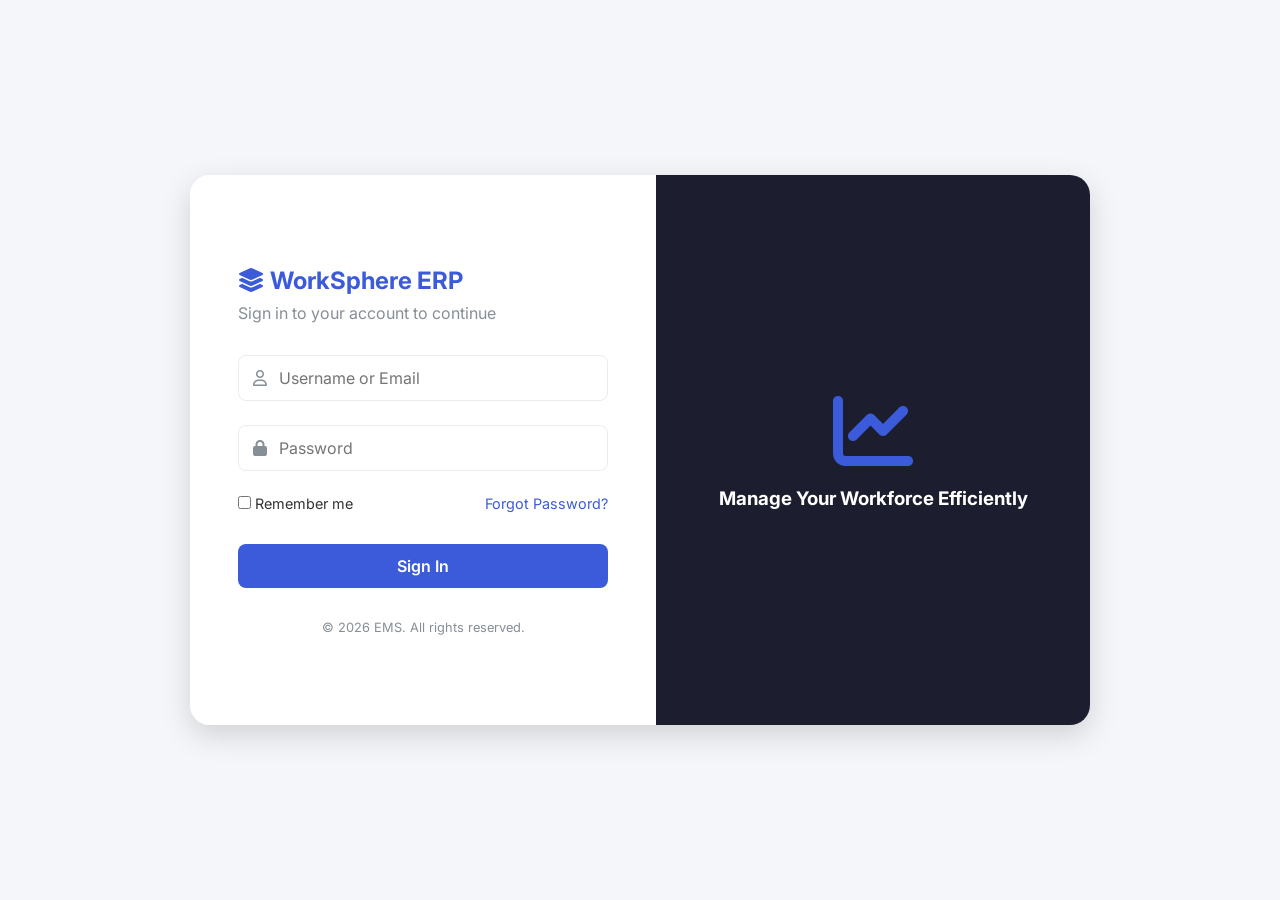
<file: frontend/worksphere-frontend/index.html>
<!DOCTYPE html>
<html lang="en">
<head>
    <meta charset="UTF-8">
    <meta name="viewport" content="width=device-width, initial-scale=1.0">
    <title>WorkSphere – Dashboard</title>
    <link href="https://fonts.googleapis.com/css2?family=Inter:wght@300;400;500;600;700&display=swap" rel="stylesheet">
    <link rel="stylesheet" href="styles.css">
    <link rel="stylesheet" href="https://cdnjs.cloudflare.com/ajax/libs/font-awesome/6.4.0/css/all.min.css">
    <script>
        // Prevent dark mode flash
        (function() {
            const t = localStorage.getItem('ws_theme') || 'light';
            document.documentElement.setAttribute('data-theme', t);
        })();
    </script>
</head>
<body>
    <div class="dashboard-layout">
        <!-- Sidebar -->
        <aside class="sidebar">
            <div class="sidebar-brand"><i class="fa-solid fa-layer-group"></i> WorkSphere</div>
            <nav class="sidebar-nav">
                <a href="index.html"       class="nav-item active"><i class="fa-solid fa-border-all"></i> Dashboard</a>
                <a href="employees.html"   class="nav-item"><i class="fa-solid fa-user-group"></i> Employees</a>
                <a href="departments.html" class="nav-item"><i class="fa-solid fa-building"></i> Departments</a>
                <a href="attendance.html"  class="nav-item"><i class="fa-solid fa-calendar-check"></i> Attendance</a>
                <a href="leaves.html"      class="nav-item"><i class="fa-solid fa-calendar-minus"></i> Leaves</a>
                <a href="payroll.html"     class="nav-item"><i class="fa-solid fa-money-check-dollar"></i> Payroll</a>
                <a href="reports.html"     class="nav-item"><i class="fa-solid fa-chart-bar"></i> Reports</a>
                <a href="documents.html"   class="nav-item"><i class="fa-solid fa-folder-open"></i> Documents</a>
                <a href="user-management.html" class="nav-item admin-only"><i class="fa-solid fa-users-gear"></i> User Management</a>
                <a href="settings.html"    class="nav-item"><i class="fa-solid fa-gear"></i> Settings</a>
            </nav>
        </aside>

        <!-- Main Content -->
        <div class="main-wrapper">
            <header class="top-header">
                <div class="header-title">
                    <button class="menu-toggle"><i class="fa-solid fa-bars"></i></button>
                    <h2>Dashboard</h2>
                </div>
                <div class="header-actions">
                    <div class="search-bar">
                        <i class="fa-solid fa-search"></i>
                        <input type="text" id="dashboardSearch" placeholder="Search employees...">
                    </div>
                    <button class="theme-toggle-btn" onclick="toggleTheme()">
                        <i class="fa-solid fa-moon"></i><span>Dark Mode</span>
                    </button>
                    <div class="user-profile">
                        <div class="avatar"><i class="fa-solid fa-user"></i></div>
                        <span>Admin</span>
                        <i class="fa-solid fa-chevron-down" style="font-size:0.75rem;color:var(--text-muted)"></i>
                    </div>
                </div>
            </header>

            <main class="content-area">
                <!-- Stats Grid -->
                <div class="stats-grid">
                    <div class="stat-card">
                        <div class="stat-info">
                            <h3><i class="fa-solid fa-users" style="color:var(--primary-color);margin-right:6px"></i>Employees</h3>
                            <div class="stat-value" id="totalEmployees">–</div>
                            <span class="stat-subtext">Total registered</span>
                        </div>
                    </div>
                    <div class="stat-card">
                        <div class="stat-info">
                            <h3><i class="fa-solid fa-building" style="color:#7950f2;margin-right:6px"></i>Departments</h3>
                            <div class="stat-value" id="totalDepartments">–</div>
                            <span class="stat-subtext">Active departments</span>
                        </div>
                    </div>
                    <div class="stat-card">
                        <div class="stat-info">
                            <h3><i class="fa-solid fa-calendar-check" style="color:var(--success);margin-right:6px"></i>Present Today</h3>
                            <div class="stat-value" id="presentToday">–</div>
                            <span class="stat-subtext" id="clockedInSub">clocked in now: –</span>
                        </div>
                    </div>
                    <div class="stat-card">
                        <div class="stat-info">
                            <h3><i class="fa-solid fa-calendar-minus" style="color:var(--warning);margin-right:6px"></i>Pending Leaves</h3>
                            <div class="stat-value" id="pendingLeaves">–</div>
                            <span class="stat-subtext">Awaiting approval</span>
                        </div>
                    </div>
                </div>

                <div class="dashboard-charts">
                    <!-- Employee Overview -->
                    <div class="chart-container">
                        <h3>Employee Overview</h3>
                        <div class="chart-placeholder" id="employeeOverview">
                            <i class="fa-solid fa-spinner fa-spin" style="font-size:2rem;color:var(--text-muted)"></i>
                        </div>
                    </div>

                    <!-- Recent Activity -->
                    <div class="activities-container">
                        <div class="activities-header">
                            <h3>Recent Activity</h3>
                        </div>
                        <div class="activity-list" id="activityList">
                            <div style="text-align:center;padding:20px;color:var(--text-muted)">
                                <i class="fa-solid fa-spinner fa-spin"></i> Loading...
                            </div>
                        </div>
                    </div>
                </div>
            </main>
        </div>
    </div>

    <script src="script.js"></script>
    <script src="index.js"></script>
</body>
</html>
</file>
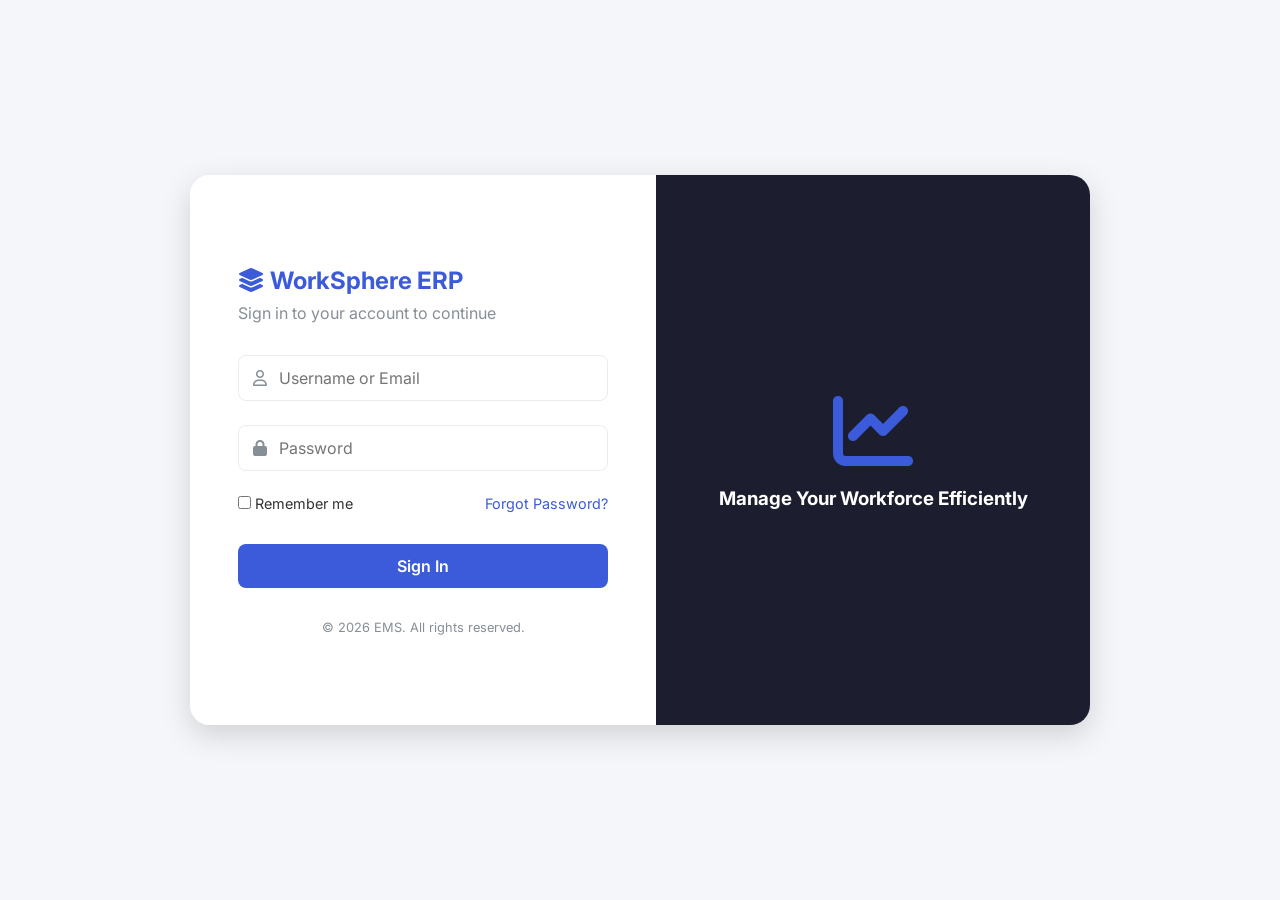
<file: frontend/worksphere-frontend/attendance.html>
﻿<!DOCTYPE html>
<html lang="en">
<head>
    <meta charset="UTF-8">
    <meta name="viewport" content="width=device-width, initial-scale=1.0">
    <title>EMS - Attendance</title>
    <link href="https://fonts.googleapis.com/css2?family=Inter:wght@300;400;500;600;700&display=swap" rel="stylesheet">
    <script>
        (function() {
            const t = localStorage.getItem('ws_theme') || 'light';
            document.documentElement.setAttribute('data-theme', t);
        })();
    </script>
    <link rel="stylesheet" href="styles.css">
    <link rel="stylesheet" href="https://cdnjs.cloudflare.com/ajax/libs/font-awesome/6.4.0/css/all.min.css">
</head>
<body>
    <div class="dashboard-layout">
        <!-- Sidebar -->
        <aside class="sidebar">
            <div class="sidebar-brand">
                <i class="fa-solid fa-users"></i> EMS
            </div>
            <nav class="sidebar-nav">
                <a href="index.html" class="nav-item"><i class="fa-solid fa-border-all"></i> Dashboard</a>
                <a href="employees.html" class="nav-item"><i class="fa-solid fa-user-group"></i> Employees</a>
                <a href="departments.html" class="nav-item"><i class="fa-solid fa-building"></i> Departments</a>
                <a href="attendance.html" class="nav-item active"><i class="fa-solid fa-calendar-check"></i> Attendance</a>
                <a href="leaves.html" class="nav-item"><i class="fa-solid fa-calendar-minus"></i> Leaves</a>
                <a href="payroll.html" class="nav-item"><i class="fa-solid fa-money-check-dollar"></i> Payroll</a>
                <a href="reports.html" class="nav-item"><i class="fa-solid fa-chart-bar"></i> Reports</a>
                <a href="documents.html" class="nav-item"><i class="fa-solid fa-folder-open"></i> Documents</a>
                <a href="user-management.html" class="nav-item admin-only"><i class="fa-solid fa-users-gear"></i> User Management</a>
                <a href="settings.html" class="nav-item"><i class="fa-solid fa-gear"></i> Settings</a>
            </nav>
        </aside>

        <!-- Main Content -->
        <div class="main-wrapper">
            <!-- Header -->
            <header class="top-header">
                <div class="header-title">
                    <button class="menu-toggle"><i class="fa-solid fa-bars"></i></button>
                    <h2>Attendance</h2>
                </div>
                <div class="header-actions">
                    <button class="theme-toggle-btn" onclick="toggleTheme()"><i class="fa-solid fa-moon"></i><span>Dark Mode</span></button>
                    <div class="user-profile">
                        <div class="avatar"><i class="fa-solid fa-user"></i></div>
                        <span>Current User</span>
                    </div>
                </div>
            </header>

            <!-- Content Area -->
            <main class="content-area">
                <div class="page-header-actions" style="margin-bottom: 30px;">
                    <h3>My Timesheet</h3>
                    <div style="display: flex; gap: 10px; align-items: center;">
                        <select id="attEmployeeSelect" style="padding: 10px; border-radius: 6px; border: 1px solid var(--border-color);"></select>
                        <button class="btn-primary" onclick="clockIn()" style="background-color: #2b8a3e;"><i class="fa-solid fa-right-to-bracket"></i> Clock In</button>
                        <button class="btn-primary" onclick="clockOut()" style="background-color: #e03131;"><i class="fa-solid fa-right-from-bracket"></i> Clock Out</button>
                    </div>
                </div>

                <div id="attError" class="error-msg" style="display:none; max-width: 600px; margin-bottom: 20px;"></div>

                <div class="table-container">
                    <table class="data-table">
                        <thead>
                            <tr>
                                <th>Date</th>
                                <th>Employee</th>
                                <th>Clock In</th>
                                <th>Clock Out</th>
                                <th>Status</th>
                            </tr>
                        </thead>
                        <tbody id="attendanceTableBody">
                            <tr>
                                <td colspan="5" style="text-align: center; padding: 20px;">Loading...</td>
                            </tr>
                        </tbody>
                    </table>
                </div>
            </main>
        </div>
    </div>

    <!-- Toast Notification -->
    <div id="toast" class="toast">Action completed successfully</div>

    <script src="script.js"></script>
    <script src="attendance.js"></script>
</body>
</html>
</file>
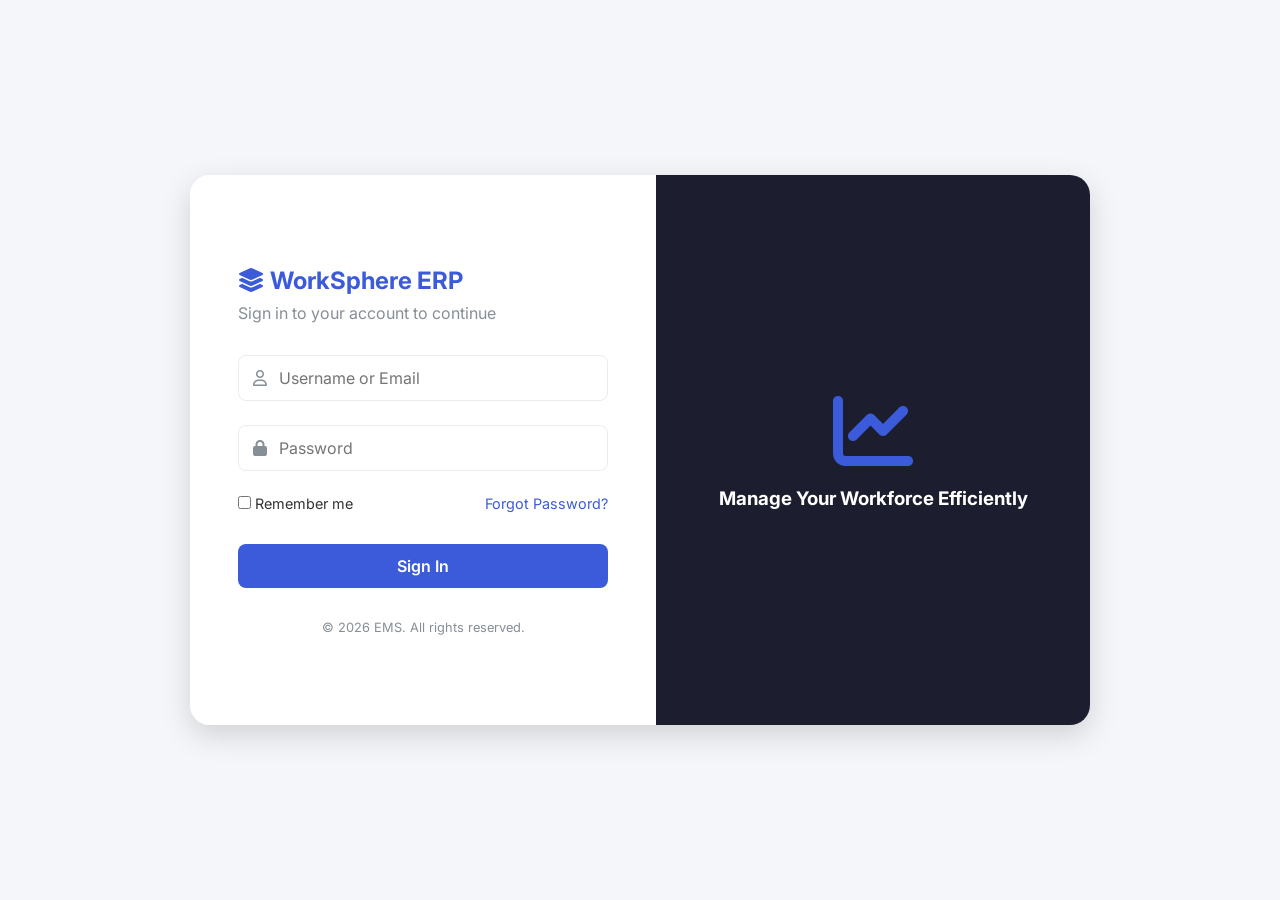
<file: frontend/worksphere-frontend/departments.html>
﻿<!DOCTYPE html>
<html lang="en">
<head>
    <meta charset="UTF-8">
    <meta name="viewport" content="width=device-width, initial-scale=1.0">
    <title>EMS - Departments & Designations</title>
    <link href="https://fonts.googleapis.com/css2?family=Inter:wght@300;400;500;600;700&display=swap" rel="stylesheet">
    <script>
        (function() {
            const t = localStorage.getItem('ws_theme') || 'light';
            document.documentElement.setAttribute('data-theme', t);
        })();
    </script>
    <link rel="stylesheet" href="styles.css">
    <link rel="stylesheet" href="https://cdnjs.cloudflare.com/ajax/libs/font-awesome/6.4.0/css/all.min.css">
</head>
<body>
    <div class="dashboard-layout">
        <!-- Sidebar -->
        <aside class="sidebar">
            <div class="sidebar-brand">
                <i class="fa-solid fa-users"></i> EMS
            </div>
            <nav class="sidebar-nav">
                <a href="index.html" class="nav-item"><i class="fa-solid fa-border-all"></i> Dashboard</a>
                <a href="employees.html" class="nav-item"><i class="fa-solid fa-user-group"></i> Employees</a>
                <a href="departments.html" class="nav-item active"><i class="fa-solid fa-building"></i> Departments</a>
                <a href="attendance.html" class="nav-item"><i class="fa-solid fa-calendar-check"></i> Attendance</a>
                <a href="leaves.html" class="nav-item"><i class="fa-solid fa-calendar-minus"></i> Leaves</a>
                <a href="payroll.html" class="nav-item"><i class="fa-solid fa-money-check-dollar"></i> Payroll</a>
                <a href="reports.html" class="nav-item"><i class="fa-solid fa-chart-bar"></i> Reports</a>
                <a href="documents.html" class="nav-item"><i class="fa-solid fa-folder-open"></i> Documents</a>
                <a href="user-management.html" class="nav-item admin-only"><i class="fa-solid fa-users-gear"></i> User Management</a>
                <a href="settings.html" class="nav-item"><i class="fa-solid fa-gear"></i> Settings</a>
            </nav>
        </aside>

        <!-- Main Content -->
        <div class="main-wrapper">
            <!-- Header -->
            <header class="top-header">
                <div class="header-title">
                    <button class="menu-toggle"><i class="fa-solid fa-bars"></i></button>
                    <h2>Departments</h2>
                </div>
                <div class="header-actions">
                    <button class="theme-toggle-btn" onclick="toggleTheme()"><i class="fa-solid fa-moon"></i><span>Dark Mode</span></button>
                    <div class="user-profile">
                        <div class="avatar"><i class="fa-solid fa-user"></i></div>
                        <span>Current User</span>
                    </div>
                </div>
            </header>

            <!-- Content Area -->
            <main class="content-area">
                <div class="page-header-actions" style="margin-bottom: 20px; display: flex; justify-content: space-between; align-items: center;">
                    <h3>All Departments</h3>
                    <button class="btn-primary" onclick="openDeptModal()"><i class="fa-solid fa-plus"></i> Add Department</button>
                </div>

                <div class="table-container">
                    <table class="data-table">
                        <thead>
                            <tr>
                                <th>ID</th>
                                <th>Department Name</th>
                                <th>Location</th>
                                <th>Actions</th>
                            </tr>
                        </thead>
                        <tbody id="deptTableBody">
                            <tr>
                                <td colspan="4" style="text-align: center; padding: 20px;">Loading departments...</td>
                            </tr>
                        </tbody>
                    </table>
                </div>
            </main>
        </div>
    </div>

    <!-- Department Modal -->
    <div id="deptModal" class="modal">
        <div class="modal-content" style="max-width: 500px;">
            <div class="modal-header">
                <h3 id="modalTitle">Add Department</h3>
                <span class="close-modal" onclick="closeDeptModal()">&times;</span>
            </div>
            <div class="modal-body" style="padding: 20px 25px;">
                <form id="deptForm">
                    <input type="hidden" id="deptId">
                    <div class="form-row">
                        <div class="input-group-modal">
                            <label>Department Name</label>
                            <input type="text" id="deptName" required placeholder="e.g. Engineering">
                        </div>
                    </div>
                    <div class="form-row">
                        <div class="input-group-modal">
                            <label>Location</label>
                            <input type="text" id="deptLocation" required placeholder="e.g. New York">
                        </div>
                    </div>
                    <div class="modal-footer">
                        <button type="button" class="btn-secondary" onclick="closeDeptModal()">Cancel</button>
                        <button type="submit" class="btn-primary">Save Department</button>
                    </div>
                </form>
            </div>
        </div>
    </div>

    <!-- Toast Notification -->
    <div id="toast" class="toast">Action completed successfully</div>

    <script src="script.js"></script>
    <script src="departments.js"></script>
</body>
</html>
</file>
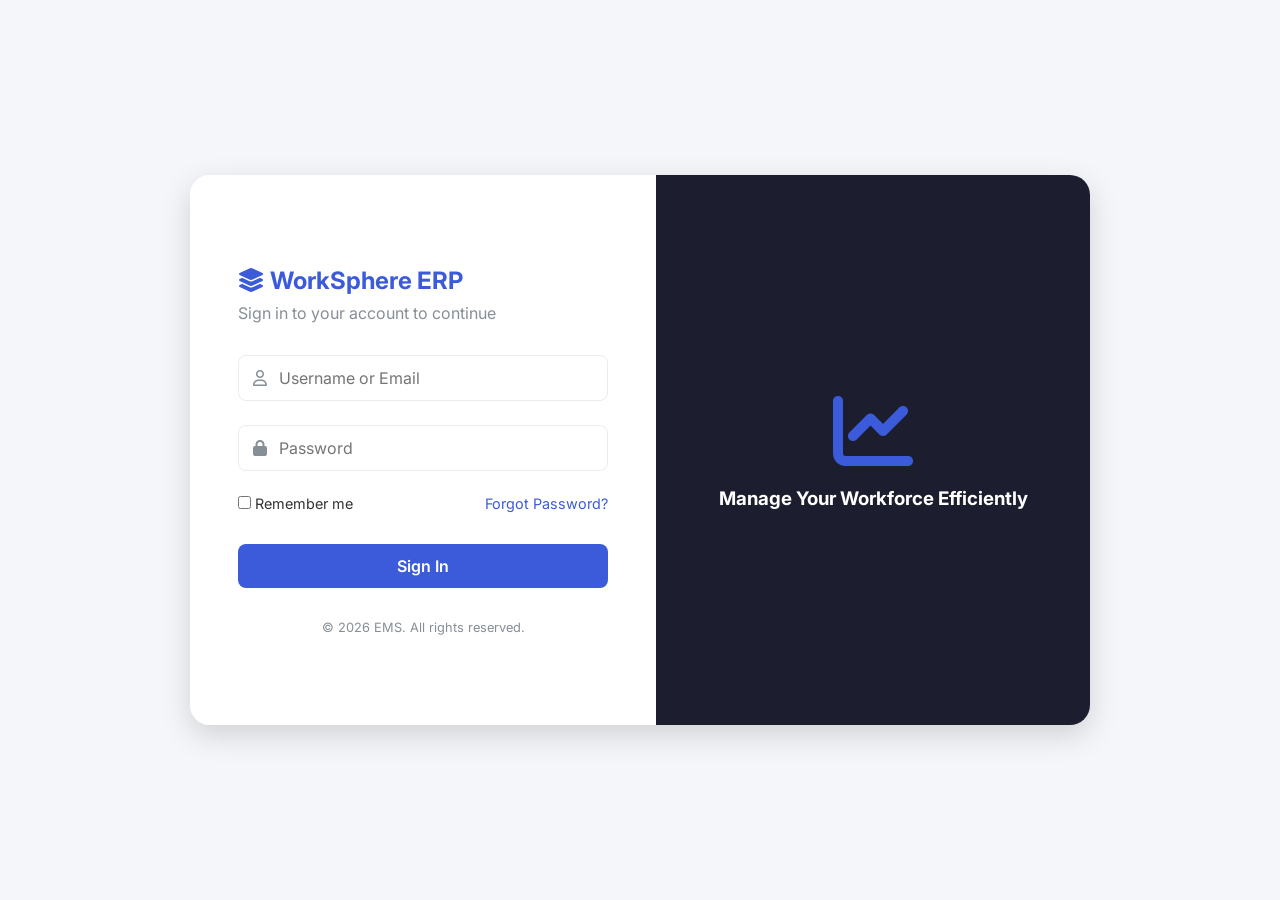
<file: frontend/worksphere-frontend/documents.html>
﻿<!DOCTYPE html>
<html lang="en">
<head>
    <meta charset="UTF-8">
    <meta name="viewport" content="width=device-width, initial-scale=1.0">
    <title>EMS - Documents</title>
    <link href="https://fonts.googleapis.com/css2?family=Inter:wght@300;400;500;600;700&display=swap" rel="stylesheet">
    <script>
        (function() {
            const t = localStorage.getItem('ws_theme') || 'light';
            document.documentElement.setAttribute('data-theme', t);
        })();
    </script>
    <link rel="stylesheet" href="styles.css">
    <link rel="stylesheet" href="https://cdnjs.cloudflare.com/ajax/libs/font-awesome/6.4.0/css/all.min.css">
</head>
<body>
    <div class="dashboard-layout">
        <!-- Sidebar -->
        <aside class="sidebar">
            <div class="sidebar-brand">
                <i class="fa-solid fa-users"></i> EMS
            </div>
            <nav class="sidebar-nav">
                <a href="index.html" class="nav-item"><i class="fa-solid fa-border-all"></i> Dashboard</a>
                <a href="employees.html" class="nav-item"><i class="fa-solid fa-user-group"></i> Employees</a>
                <a href="departments.html" class="nav-item"><i class="fa-solid fa-building"></i> Departments</a>
                <a href="attendance.html" class="nav-item"><i class="fa-solid fa-calendar-check"></i> Attendance</a>
                <a href="leaves.html" class="nav-item"><i class="fa-solid fa-calendar-minus"></i> Leaves</a>
                <a href="payroll.html" class="nav-item"><i class="fa-solid fa-money-check-dollar"></i> Payroll</a>
                <a href="reports.html" class="nav-item"><i class="fa-solid fa-chart-bar"></i> Reports</a>
                <a href="documents.html" class="nav-item active"><i class="fa-solid fa-folder-open"></i> Documents</a>
                <a href="user-management.html" class="nav-item admin-only"><i class="fa-solid fa-users-gear"></i> User Management</a>
                <a href="settings.html" class="nav-item"><i class="fa-solid fa-gear"></i> Settings</a>
            </nav>
        </aside>

        <!-- Main Content -->
        <div class="main-wrapper">
            <!-- Header -->
            <header class="top-header">
                <div class="header-title">
                    <button class="menu-toggle"><i class="fa-solid fa-bars"></i></button>
                    <h2>Document Center</h2>
                </div>
                <div class="header-actions">
                    <div class="search-bar">
                        <i class="fa-solid fa-search"></i>
                        <input type="text" placeholder="Search documents...">
                    </div>
                    <button class="theme-toggle-btn" onclick="toggleTheme()"><i class="fa-solid fa-moon"></i><span>Dark Mode</span></button>
                    <div class="user-profile">
                        <div class="avatar"><i class="fa-solid fa-user"></i></div>
                        <span>Admin</span>
                    </div>
                </div>
            </header>

            <!-- Content Area -->
            <main class="content-area">
                <div class="page-header-actions">
                    <h3>Uploaded Files</h3>
                    <button class="btn-primary" onclick="openDocumentModal()"><i class="fa-solid fa-cloud-arrow-up"></i> Upload Document</button>
                </div>

                <div class="table-container">
                    <table class="data-table">
                        <thead>
                            <tr>
                                <th>ID</th>
                                <th>Employee</th>
                                <th>Document Type</th>
                                <th>File Name / Path</th>
                                <th>Uploaded On</th>
                                <th>Actions</th>
                            </tr>
                        </thead>
                        <tbody id="documentTableBody">
                            <tr>
                                <td colspan="6" style="text-align: center; padding: 20px;">Loading documents...</td>
                            </tr>
                        </tbody>
                    </table>
                </div>
            </main>
        </div>
    </div>

    <!-- Upload Document Modal -->
    <div id="documentModal" class="modal">
        <div class="modal-content" style="width: 500px;">
            <div class="modal-header">
                <h2>Upload Document</h2>
                <span class="close-btn" onclick="closeDocumentModal()">&times;</span>
            </div>
            <form id="documentForm">
                <div class="modal-body" style="padding: 20px 25px;">
                    <div id="formError" class="error-msg" style="display:none;"></div>
                    
                    <div class="form-row">
                        <div class="input-group-modal">
                            <label>Select Employee</label>
                            <select id="docEmployee" required>
                                <option value="">Choose Employee...</option>
                            </select>
                        </div>
                    </div>
                    
                    <div class="form-row">
                        <div class="input-group-modal">
                            <label>Document Type</label>
                            <select id="docType" required>
                                <option value="ID Proof">ID Proof</option>
                                <option value="Employment Contract">Employment Contract</option>
                                <option value="Resume/CV">Resume/CV</option>
                                <option value="Tax Form">Tax Form</option>
                                <option value="Other">Other</option>
                            </select>
                        </div>
                    </div>

                    <div class="form-row">
                        <div class="input-group-modal">
                            <label>Choose File</label>
                            <input type="file" id="docFile" style="padding: 8px 12px;" required>
                        </div>
                    </div>

                    <div class="modal-footer" style="padding-top: 15px; margin-top: 10px;">
                        <button type="button" class="btn-secondary" onclick="closeDocumentModal()">Cancel</button>
                        <button type="submit" class="btn-primary" id="saveDocBtn"><i class="fa-solid fa-upload"></i> Upload</button>
                    </div>
                </div>
            </form>
        </div>
    </div>

    <!-- Toast Notification -->
    <div id="toast" class="toast">Action completed successfully</div>

    <script src="script.js"></script>
    <script src="documents.js"></script>
</body>
</html>
</file>
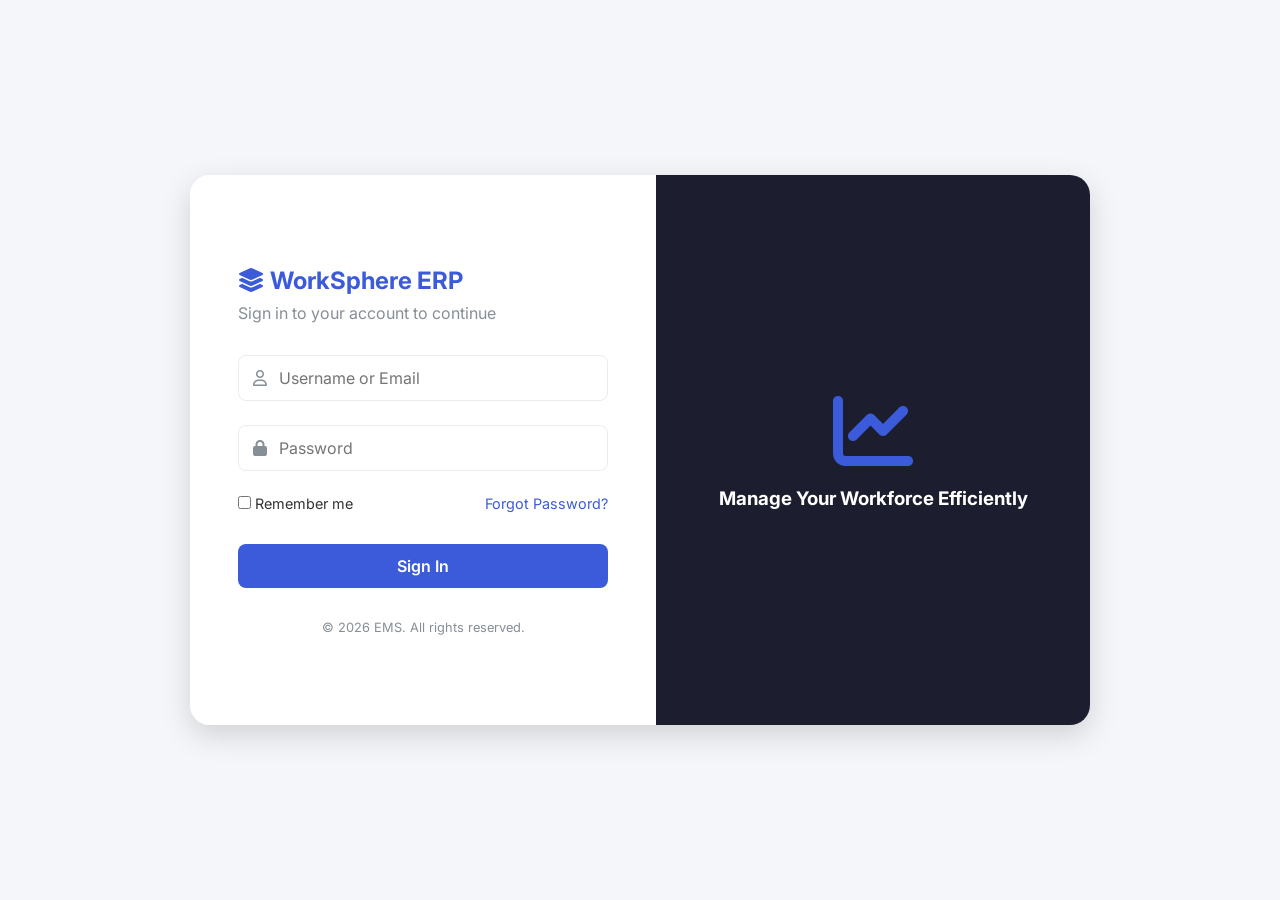
<file: frontend/worksphere-frontend/employees.html>
﻿<!DOCTYPE html>
<html lang="en">
<head>
    <meta charset="UTF-8">
    <meta name="viewport" content="width=device-width, initial-scale=1.0">
    <title>EMS - Employees</title>
    <link href="https://fonts.googleapis.com/css2?family=Inter:wght@300;400;500;600;700&display=swap" rel="stylesheet">
    <script>
        (function() {
            const t = localStorage.getItem('ws_theme') || 'light';
            document.documentElement.setAttribute('data-theme', t);
        })();
    </script>
    <link rel="stylesheet" href="styles.css">
    <link rel="stylesheet" href="https://cdnjs.cloudflare.com/ajax/libs/font-awesome/6.4.0/css/all.min.css">
</head>
<body>
    <div class="dashboard-layout">
        <!-- Sidebar -->
        <aside class="sidebar">
            <div class="sidebar-brand">
                <i class="fa-solid fa-users"></i> EMS
            </div>
            <nav class="sidebar-nav">
                <a href="index.html" class="nav-item"><i class="fa-solid fa-border-all"></i> Dashboard</a>
                <a href="employees.html" class="nav-item active"><i class="fa-solid fa-user-group"></i> Employees</a>
                <a href="departments.html" class="nav-item"><i class="fa-solid fa-building"></i> Departments</a>
                <a href="attendance.html" class="nav-item"><i class="fa-solid fa-calendar-check"></i> Attendance</a>
                <a href="leaves.html" class="nav-item"><i class="fa-solid fa-calendar-minus"></i> Leaves</a>
                <a href="payroll.html" class="nav-item"><i class="fa-solid fa-money-check-dollar"></i> Payroll</a>
                <a href="reports.html" class="nav-item"><i class="fa-solid fa-chart-bar"></i> Reports</a>
                <a href="documents.html" class="nav-item"><i class="fa-solid fa-folder-open"></i> Documents</a>
                <a href="user-management.html" class="nav-item admin-only"><i class="fa-solid fa-users-gear"></i> User Management</a>
                <a href="settings.html" class="nav-item"><i class="fa-solid fa-gear"></i> Settings</a>
            </nav>
        </aside>

        <!-- Main Content -->
        <div class="main-wrapper">
            <!-- Header -->
            <header class="top-header">
                <div class="header-title">
                    <button class="menu-toggle"><i class="fa-solid fa-bars"></i></button>
                    <h2>Employees</h2>
                </div>
                <div class="header-actions">
                    <div class="search-bar">
                        <i class="fa-solid fa-search"></i>
                        <input type="text" placeholder="Search employees...">
                    </div>
                    <button class="theme-toggle-btn" onclick="toggleTheme()"><i class="fa-solid fa-moon"></i><span>Dark Mode</span></button>
                    <div class="user-profile">
                        <div class="avatar"><i class="fa-solid fa-user"></i></div>
                        <span>Admin</span>
                    </div>
                </div>
            </header>

            <!-- Content Area -->
            <main class="content-area">
                <div class="page-header-actions">
                    <h3>Employee Directory</h3>
                    <button class="btn-primary" onclick="openAddEmployeeModal()"><i class="fa-solid fa-plus"></i> Add Employee</button>
                </div>

                <div class="table-container">
                    <table class="data-table">
                        <thead>
                            <tr>
                                <th>ID</th>
                                <th>Name</th>
                                <th>Email</th>
                                <th>Phone</th>
                                <th>Hire Date</th>
                                <th>Actions</th>
                            </tr>
                        </thead>
                        <tbody id="employeeTableBody">
                            <!-- Data populated by JS -->
                            <tr>
                                <td colspan="6" style="text-align: center; padding: 20px;">Loading employees...</td>
                            </tr>
                        </tbody>
                    </table>
                </div>
                <div class="pagination-controls" style="display: flex; justify-content: center; gap: 10px; margin-top: 20px;">
                    <button class="btn-secondary" id="prevPageBtn" onclick="changePage(-1)" disabled>Previous</button>
                    <span id="pageInfo" style="align-self: center; font-weight: 500;">Page 1 of 1</span>
                    <button class="btn-secondary" id="nextPageBtn" onclick="changePage(1)" disabled>Next</button>
                </div>
            </main>
        </div>
    </div>

    <!-- Add Employee Modal -->
    <div id="employeeModal" class="modal">
        <div class="modal-content">
            <div class="modal-header">
                <h2 id="modalTitle">Add New Employee</h2>
                <span class="close-btn" onclick="closeAddEmployeeModal()">&times;</span>
            </div>
            <form id="addEmployeeForm">
                <input type="hidden" id="empId" value="">
                <div id="formError" class="error-msg" style="display:none;"></div>
                
                <div class="form-row">
                    <div class="input-group-modal">
                        <label>First Name</label>
                        <input type="text" id="empFirstName" required>
                    </div>
                    <div class="input-group-modal">
                        <label>Last Name</label>
                        <input type="text" id="empLastName" required>
                    </div>
                </div>
                
                <div class="form-row">
                    <div class="input-group-modal">
                        <label>Email</label>
                        <input type="email" id="empEmail" required>
                    </div>
                    <div class="input-group-modal">
                        <label>Phone</label>
                        <input type="text" id="empPhone" required>
                    </div>
                </div>

                <div class="form-row">
                    <div class="input-group-modal">
                        <label>Hire Date</label>
                        <input type="date" id="empHireDate" required>
                    </div>
                    <div class="input-group-modal">
                        <label>Salary</label>
                        <input type="number" id="empSalary" step="0.01" required>
                    </div>
                </div>

                <div class="modal-footer">
                    <button type="button" class="btn-secondary" onclick="closeAddEmployeeModal()">Cancel</button>
                    <button type="submit" class="btn-primary" id="saveEmployeeBtn">Save Employee</button>
                </div>
            </form>
        </div>
    </div>

    <!-- Toast Notification -->
    <div id="toast" class="toast">Action completed successfully</div>

    <script src="script.js"></script>
    <script src="employee.js"></script>
</body>
</html>
</file>
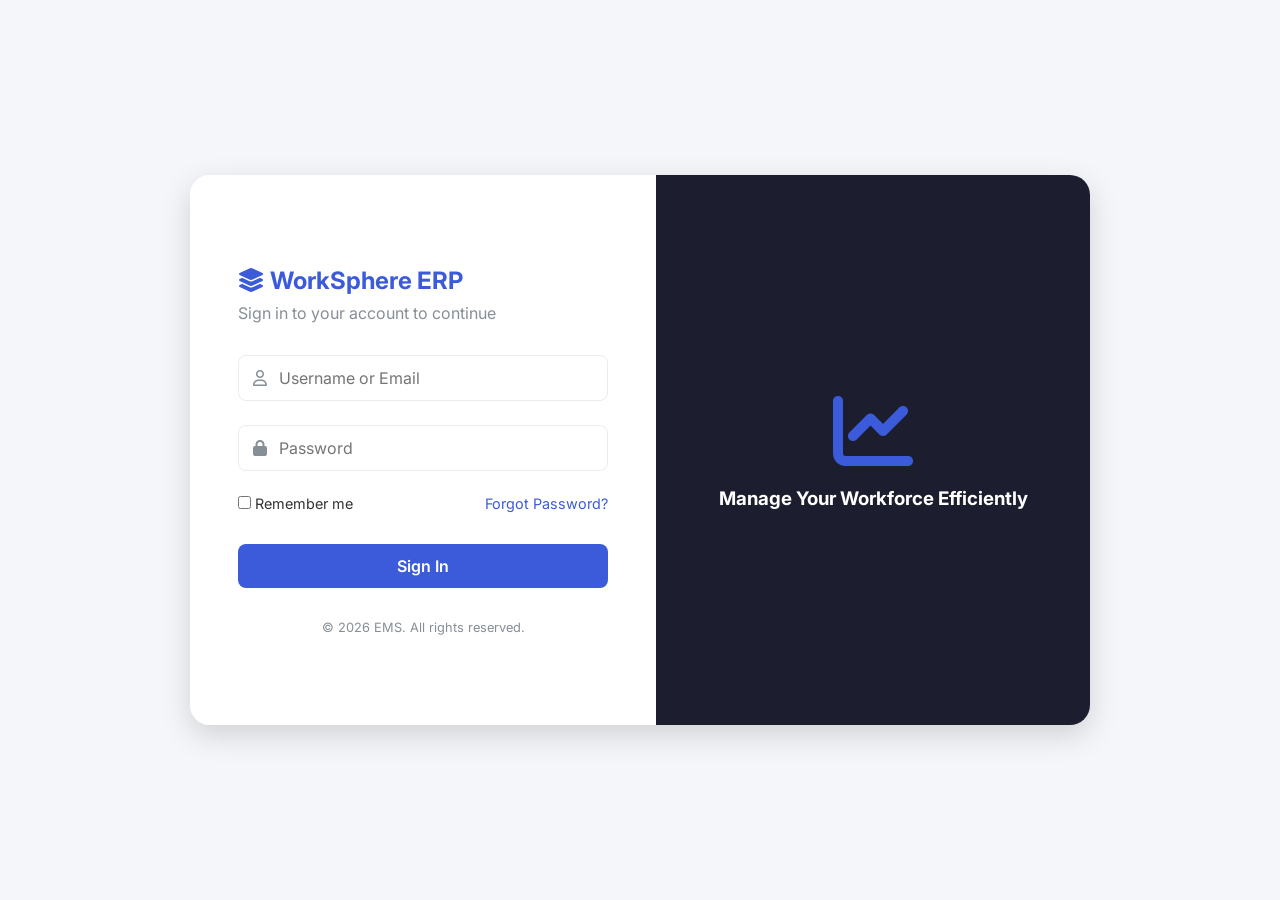
<file: frontend/worksphere-frontend/leaves.html>
﻿<!DOCTYPE html>
<html lang="en">
<head>
    <meta charset="UTF-8">
    <meta name="viewport" content="width=device-width, initial-scale=1.0">
    <title>EMS - Leave Requests</title>
    <link href="https://fonts.googleapis.com/css2?family=Inter:wght@300;400;500;600;700&display=swap" rel="stylesheet">
    <script>
        (function() {
            const t = localStorage.getItem('ws_theme') || 'light';
            document.documentElement.setAttribute('data-theme', t);
        })();
    </script>
    <link rel="stylesheet" href="styles.css">
    <link rel="stylesheet" href="https://cdnjs.cloudflare.com/ajax/libs/font-awesome/6.4.0/css/all.min.css">
</head>
<body>
    <div class="dashboard-layout">
        <!-- Sidebar -->
        <aside class="sidebar">
            <div class="sidebar-brand">
                <i class="fa-solid fa-users"></i> EMS
            </div>
            <nav class="sidebar-nav">
                <a href="index.html" class="nav-item"><i class="fa-solid fa-border-all"></i> Dashboard</a>
                <a href="employees.html" class="nav-item"><i class="fa-solid fa-user-group"></i> Employees</a>
                <a href="departments.html" class="nav-item"><i class="fa-solid fa-building"></i> Departments</a>
                <a href="attendance.html" class="nav-item"><i class="fa-solid fa-calendar-check"></i> Attendance</a>
                <a href="leaves.html" class="nav-item active"><i class="fa-solid fa-calendar-minus"></i> Leaves</a>
                <a href="payroll.html" class="nav-item"><i class="fa-solid fa-money-check-dollar"></i> Payroll</a>
                <a href="reports.html" class="nav-item"><i class="fa-solid fa-chart-bar"></i> Reports</a>
                <a href="documents.html" class="nav-item"><i class="fa-solid fa-folder-open"></i> Documents</a>
                <a href="user-management.html" class="nav-item admin-only"><i class="fa-solid fa-users-gear"></i> User Management</a>
                <a href="settings.html" class="nav-item"><i class="fa-solid fa-gear"></i> Settings</a>
            </nav>
        </aside>

        <!-- Main Content -->
        <div class="main-wrapper">
            <!-- Header -->
            <header class="top-header">
                <div class="header-title">
                    <button class="menu-toggle"><i class="fa-solid fa-bars"></i></button>
                    <h2>Leave Requests</h2>
                </div>
                <div class="header-actions">
                    <div class="search-bar">
                        <i class="fa-solid fa-search"></i>
                        <input type="text" placeholder="Search leaves...">
                    </div>
                    <button class="theme-toggle-btn" onclick="toggleTheme()"><i class="fa-solid fa-moon"></i><span>Dark Mode</span></button>
                    <div class="user-profile">
                        <div class="avatar"><i class="fa-solid fa-user"></i></div>
                        <span>Admin</span>
                    </div>
                </div>
            </header>

            <!-- Content Area -->
            <main class="content-area">
                <div class="page-header-actions">
                    <h3>All Requests</h3>
                    <button class="btn-primary" onclick="openLeaveModal()"><i class="fa-solid fa-plus"></i> Apply Leave</button>
                </div>

                <div class="table-container">
                    <table class="data-table">
                        <thead>
                            <tr>
                                <th>ID</th>
                                <th>Employee</th>
                                <th>Leave Type</th>
                                <th>From</th>
                                <th>To</th>
                                <th>Reason</th>
                                <th>Status</th>
                                <th>Actions</th>
                            </tr>
                        </thead>
                        <tbody id="leaveTableBody">
                            <tr>
                                <td colspan="8" style="text-align: center; padding: 20px;">Loading leaves...</td>
                            </tr>
                        </tbody>
                    </table>
                </div>
            </main>
        </div>
    </div>

    <!-- Leave Request Modal -->
    <div id="leaveModal" class="modal">
        <div class="modal-content" style="width: 550px;">
            <div class="modal-header">
                <h2>Request Leave</h2>
                <span class="close-btn" onclick="closeLeaveModal()">&times;</span>
            </div>
            <form id="leaveForm">
                <div class="modal-body" style="padding: 20px 25px;">
                    <div id="formError" class="error-msg" style="display:none;"></div>
                    
                    <div class="form-row">
                        <div class="input-group-modal">
                            <label>Employee</label>
                            <select id="leaveEmployee" required>
                                <option value="">Select Employee...</option>
                                <!-- Dynamically populated -->
                            </select>
                        </div>
                        <div class="input-group-modal">
                            <label>Leave Type</label>
                            <select id="leaveType" required>
                                <option value="Casual Leave">Casual Leave</option>
                                <option value="Sick Leave">Sick Leave</option>
                                <option value="Annual Leave">Annual Leave</option>
                            </select>
                        </div>
                    </div>
                    
                    <div class="form-row">
                        <div class="input-group-modal">
                            <label>Start Date</label>
                            <input type="date" id="leaveStart" required>
                        </div>
                        <div class="input-group-modal">
                            <label>End Date</label>
                            <input type="date" id="leaveEnd" required>
                        </div>
                    </div>

                    <div class="form-row">
                        <div class="input-group-modal">
                            <label>Reason</label>
                            <textarea id="leaveReason" rows="3" style="padding: 10px; border: 1px solid var(--border-color); border-radius: 6px; font-family: inherit; width: 100%; box-sizing: border-box;" required></textarea>
                        </div>
                    </div>

                    <div class="modal-footer" style="padding-top: 15px; margin-top: 10px;">
                        <button type="button" class="btn-secondary" onclick="closeLeaveModal()">Cancel</button>
                        <button type="submit" class="btn-primary" id="saveLeaveBtn">Submit Request</button>
                    </div>
                </div>
            </form>
        </div>
    </div>

    <!-- Toast Notification -->
    <div id="toast" class="toast">Action completed successfully</div>

    <script src="script.js"></script>
    <script src="leaves.js"></script>
</body>
</html>
</file>
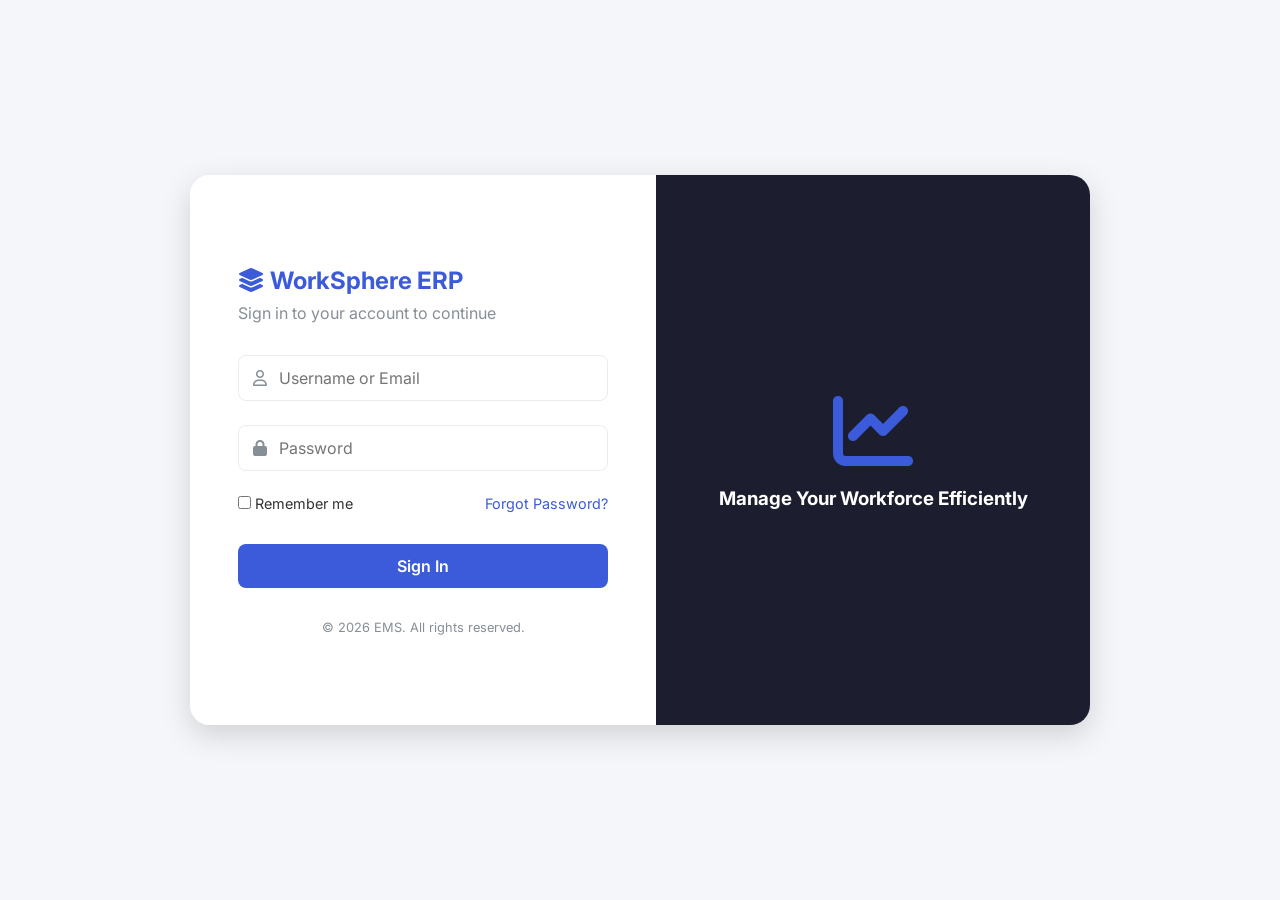
<file: frontend/worksphere-frontend/login.html>
<!DOCTYPE html>
<html lang="en">
<head>
    <meta charset="UTF-8">
    <meta name="viewport" content="width=device-width, initial-scale=1.0">
    <title>WorkSphere – Login</title>
    <link href="https://fonts.googleapis.com/css2?family=Inter:wght@300;400;500;600;700&display=swap" rel="stylesheet">
    <link rel="stylesheet" href="styles.css">
    <link rel="stylesheet" href="https://cdnjs.cloudflare.com/ajax/libs/font-awesome/6.4.0/css/all.min.css">
    <script>
        (function() {
            const t = localStorage.getItem('ws_theme') || 'light';
            document.documentElement.setAttribute('data-theme', t);
        })();
    </script>
</head>
<body class="login-body">
    <div class="login-container">
        <div class="login-form-section">
            <div class="login-header">
                <h2><i class="fa-solid fa-layer-group"></i> WorkSphere ERP</h2>
                <p>Sign in to your account to continue</p>
            </div>
            <div id="loginError" class="error-msg" style="display:none"></div>
            <form id="loginForm" onsubmit="handleLogin(event)">
                <div class="input-group">
                    <i class="fa-regular fa-user"></i>
                    <input type="text" id="username" placeholder="Username or Email" required>
                </div>
                <div class="input-group">
                    <i class="fa-solid fa-lock"></i>
                    <input type="password" id="password" placeholder="Password" required>
                </div>
                <div class="login-options">
                    <label><input type="checkbox"> Remember me</label>
                    <a href="#">Forgot Password?</a>
                </div>
                <button type="submit" class="btn-primary login-btn">Sign In</button>
            </form>
            <div class="login-footer">
                &copy; 2026 EMS. All rights reserved.
            </div>
        </div>
        <div class="login-image-section">
            <div class="illustration-placeholder">
                <!-- In a real app, an SVG or image would go here -->
                <i class="fa-solid fa-chart-line illustration-icon"></i>
                <h3>Manage Your Workforce Efficiently</h3>
            </div>
        </div>
    </div>
    <script src="script.js"></script>
</body>
</html>
</file>
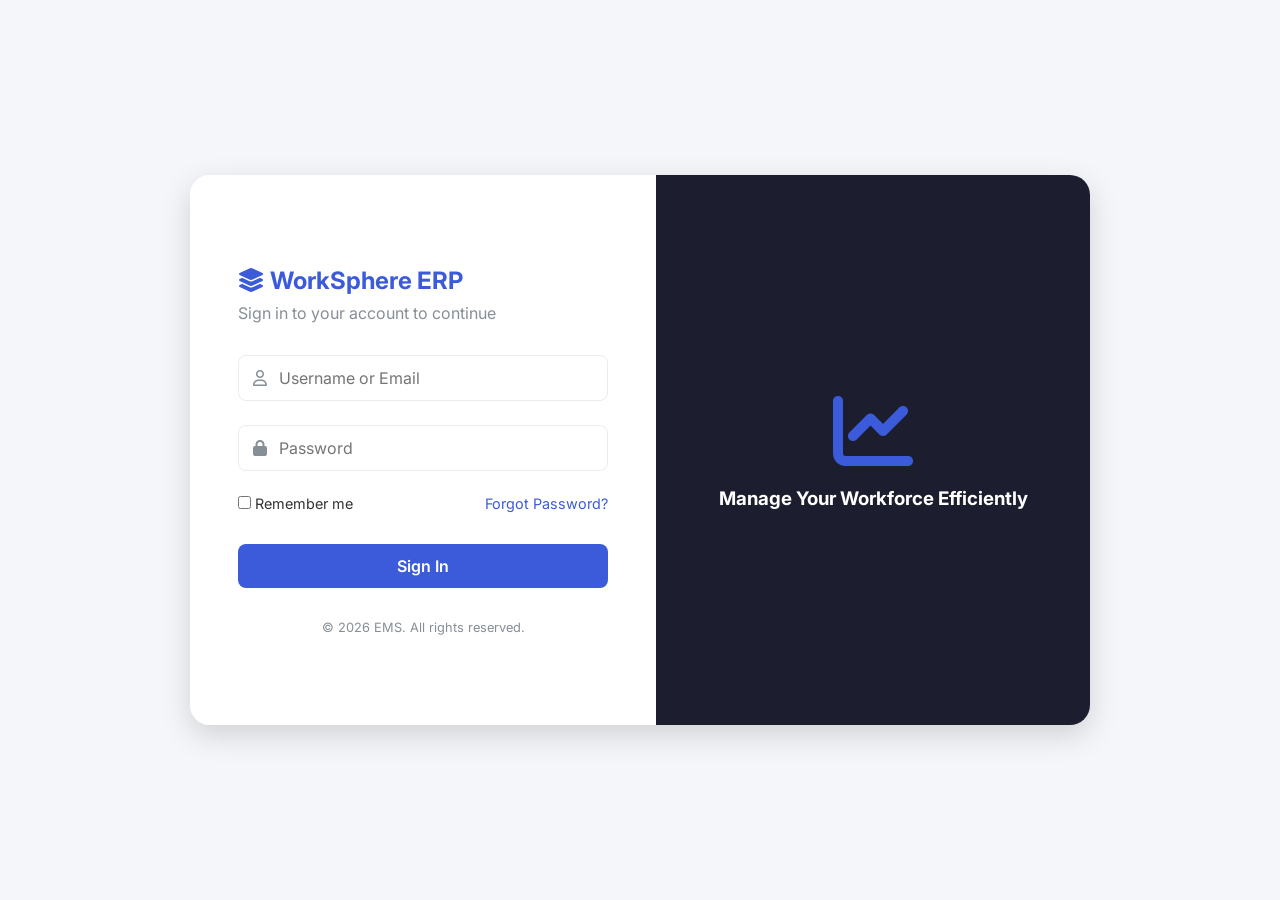
<file: frontend/worksphere-frontend/payroll.html>
<!DOCTYPE html>
<html lang="en">
<head>
    <meta charset="UTF-8">
    <meta name="viewport" content="width=device-width, initial-scale=1.0">
    <title>EMS - Payroll Management</title>
    <link href="https://fonts.googleapis.com/css2?family=Inter:wght@300;400;500;600;700&display=swap" rel="stylesheet">
    <script>
        (function() {
            const t = localStorage.getItem('ws_theme') || 'light';
            document.documentElement.setAttribute('data-theme', t);
        })();
    </script>
    <link rel="stylesheet" href="styles.css">
    <link rel="stylesheet" href="https://cdnjs.cloudflare.com/ajax/libs/font-awesome/6.4.0/css/all.min.css">
</head>
<body>
    <div class="dashboard-layout">
        <!-- Sidebar -->
        <aside class="sidebar">
            <div class="sidebar-brand">
                <i class="fa-solid fa-users"></i> EMS
            </div>
            <nav class="sidebar-nav">
                <a href="index.html" class="nav-item"><i class="fa-solid fa-border-all"></i> Dashboard</a>
                <a href="employees.html" class="nav-item"><i class="fa-solid fa-user-group"></i> Employees</a>
                <a href="departments.html" class="nav-item"><i class="fa-solid fa-building"></i> Departments</a>
                <a href="attendance.html" class="nav-item"><i class="fa-solid fa-calendar-check"></i> Attendance</a>
                <a href="leaves.html" class="nav-item"><i class="fa-solid fa-calendar-minus"></i> Leaves</a>
                <a href="payroll.html" class="nav-item active"><i class="fa-solid fa-money-check-dollar"></i> Payroll</a>
                <a href="reports.html" class="nav-item"><i class="fa-solid fa-chart-bar"></i> Reports</a>
                <a href="documents.html" class="nav-item"><i class="fa-solid fa-folder-open"></i> Documents</a>
                <a href="user-management.html" class="nav-item admin-only"><i class="fa-solid fa-users-gear"></i> User Management</a>
                <a href="settings.html" class="nav-item"><i class="fa-solid fa-gear"></i> Settings</a>
            </nav>
        </aside>

        <!-- Main Content -->
        <div class="main-wrapper">
            <!-- Header -->
            <header class="top-header">
                <div class="header-title">
                    <button class="menu-toggle"><i class="fa-solid fa-bars"></i></button>
                    <h2>Payroll Management</h2>
                </div>
                <div class="header-actions">
                    <div class="search-bar">
                        <i class="fa-solid fa-search"></i>
                        <input type="text" placeholder="Search payroll...">
                    </div>
                    <button class="theme-toggle-btn" onclick="toggleTheme()"><i class="fa-solid fa-moon"></i><span>Dark Mode</span></button>
                    <div class="user-profile">
                        <div class="avatar"><i class="fa-solid fa-user"></i></div>
                        <span>Admin</span>
                    </div>
                </div>
            </header>

            <!-- Content Area -->
            <main class="content-area">
                <div class="page-header-actions">
                    <h3>Payroll Records</h3>
                    <button class="btn-primary" onclick="openPayrollModal()" style="width:auto;padding:10px 18px"><i class="fa-solid fa-calculator"></i> Run Payroll</button>
                </div>

                <!-- Summary Cards -->
                <div class="payroll-summary-cards" id="payrollSummaryCards" style="display:grid;grid-template-columns:repeat(3,1fr);gap:16px;margin-bottom:20px"></div>

                <div class="table-container">
                    <table class="data-table">
                        <thead>
                            <tr>
                                <th>ID</th>
                                <th>Employee Name</th>
                                <th>Month</th>
                                <th>Basic Pay</th>
                                <th>Allowances</th>
                                <th>Deductions (inc. Tax)</th>
                                <th>Net Salary</th>
                                <th>Date Generated</th>
                            </tr>
                        </thead>
                        <tbody id="payrollTableBody">
                            <tr>
                                <td colspan="8" style="text-align: center; padding: 20px;">Loading payroll records...</td>
                            </tr>
                        </tbody>
                    </table>
                </div>
            </main>
        </div>
    </div>

    <!-- Run Payroll Modal -->
    <div id="payrollModal" class="modal">
        <div class="modal-content" style="width: 500px;">
            <div class="modal-header">
                <h2>Generate Payroll</h2>
                <span class="close-btn" onclick="closePayrollModal()">&times;</span>
            </div>
            <form id="payrollForm">
                <div id="formError" class="error-msg" style="display:none;"></div>
                
                <div class="form-row">
                    <div class="input-group-modal" style="flex: 2;">
                        <label>Employee</label>
                        <select id="payrollEmployee" required onchange="handleEmployeeSelection()">
                            <option value="">Select Employee...</option>
                        </select>
                    </div>
                    <div class="input-group-modal" style="flex: 1;">
                        <label>Month / Year</label>
                        <input type="text" id="payrollMonth" placeholder="e.g. Oct 2026" required>
                    </div>
                </div>
                
                <div class="form-row">
                    <div class="input-group-modal">
                        <label>Basic Pay (Auto-filled)</label>
                        <input type="number" id="payrollBasic" step="0.01" required readonly style="background-color: #f8f9fa;">
                    </div>
                </div>

                <div class="form-row">
                    <div class="input-group-modal">
                        <label>Custom Allowances ($)</label>
                        <input type="number" id="payrollAllowances" step="0.01" value="0.00" required>
                    </div>
                    <div class="input-group-modal">
                        <label>Custom Deductions ($)</label>
                        <input type="number" id="payrollDeductions" step="0.01" value="0.00" required>
                    </div>
                </div>

                <div class="modal-footer">
                    <button type="button" class="btn-secondary" onclick="closePayrollModal()">Cancel</button>
                    <button type="submit" class="btn-primary" id="savePayrollBtn">Generate & Save</button>
                </div>
            </form>
        </div>
    </div>

    <!-- Toast Notification -->
    <div id="toast" class="toast">Action completed successfully</div>

    <script src="script.js"></script>
    <script src="payroll.js"></script>
</body>
</html>
</file>
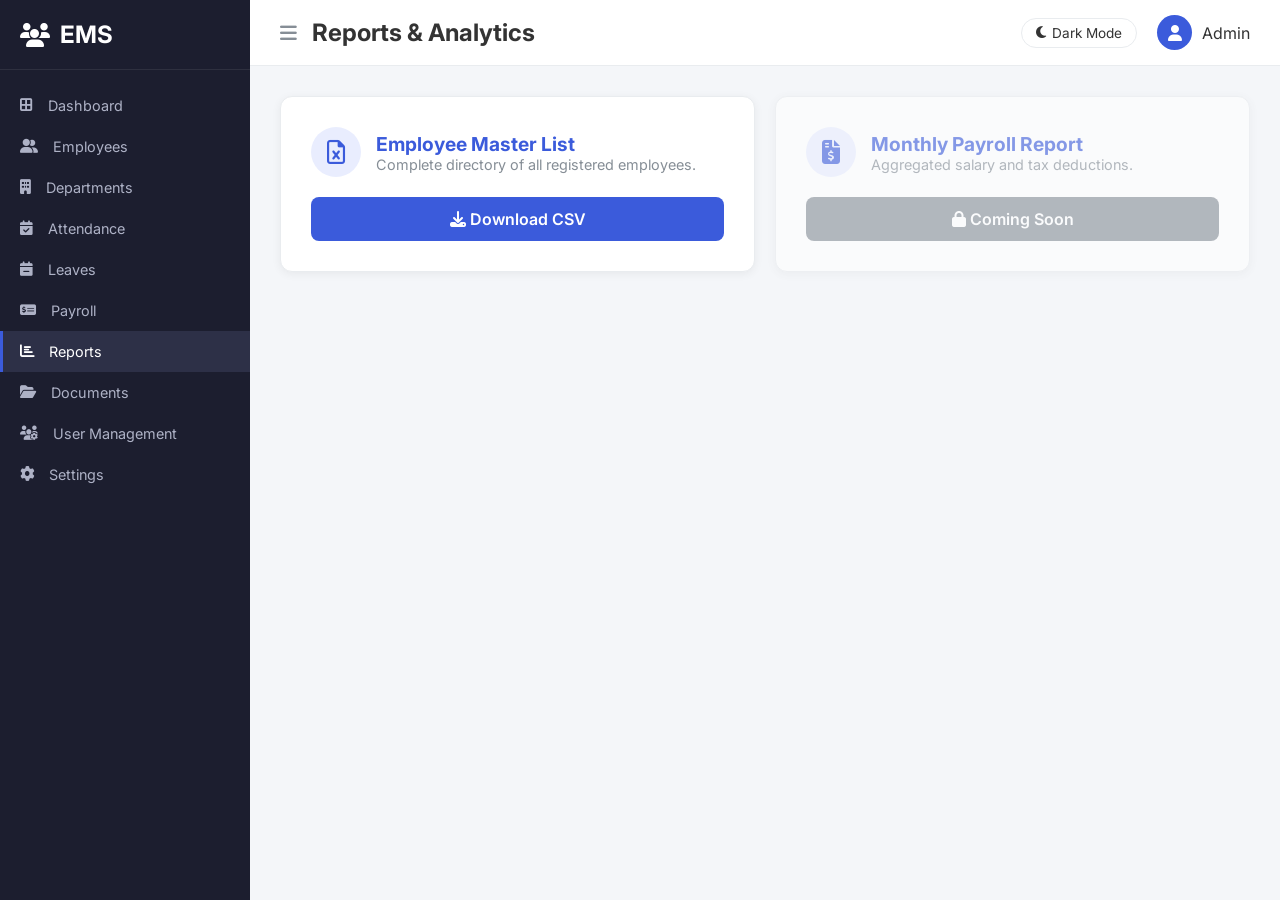
<file: frontend/worksphere-frontend/reports.html>
﻿<!DOCTYPE html>
<html lang="en">
<head>
    <meta charset="UTF-8">
    <meta name="viewport" content="width=device-width, initial-scale=1.0">
    <title>EMS - Reports</title>
    <link href="https://fonts.googleapis.com/css2?family=Inter:wght@300;400;500;600;700&display=swap" rel="stylesheet">
    <script>
        (function() {
            const t = localStorage.getItem('ws_theme') || 'light';
            document.documentElement.setAttribute('data-theme', t);
        })();
    </script>
    <link rel="stylesheet" href="styles.css">
    <link rel="stylesheet" href="https://cdnjs.cloudflare.com/ajax/libs/font-awesome/6.4.0/css/all.min.css">
</head>
<body>
    <div class="dashboard-layout">
        <!-- Sidebar -->
        <aside class="sidebar">
            <div class="sidebar-brand">
                <i class="fa-solid fa-users"></i> EMS
            </div>
            <nav class="sidebar-nav">
                <a href="index.html" class="nav-item"><i class="fa-solid fa-border-all"></i> Dashboard</a>
                <a href="employees.html" class="nav-item"><i class="fa-solid fa-user-group"></i> Employees</a>
                <a href="departments.html" class="nav-item"><i class="fa-solid fa-building"></i> Departments</a>
                <a href="attendance.html" class="nav-item"><i class="fa-solid fa-calendar-check"></i> Attendance</a>
                <a href="leaves.html" class="nav-item"><i class="fa-solid fa-calendar-minus"></i> Leaves</a>
                <a href="payroll.html" class="nav-item"><i class="fa-solid fa-money-check-dollar"></i> Payroll</a>
                <a href="reports.html" class="nav-item active"><i class="fa-solid fa-chart-bar"></i> Reports</a>
                <a href="documents.html" class="nav-item"><i class="fa-solid fa-folder-open"></i> Documents</a>
                <a href="user-management.html" class="nav-item admin-only"><i class="fa-solid fa-users-gear"></i> User Management</a>
                <a href="settings.html" class="nav-item"><i class="fa-solid fa-gear"></i> Settings</a>
            </nav>
        </aside>

        <!-- Main Content -->
        <div class="main-wrapper">
            <!-- Header -->
            <header class="top-header">
                <div class="header-title">
                    <button class="menu-toggle"><i class="fa-solid fa-bars"></i></button>
                    <h2>Reports & Analytics</h2>
                </div>
                <div class="header-actions">
                    <button class="theme-toggle-btn" onclick="toggleTheme()"><i class="fa-solid fa-moon"></i><span>Dark Mode</span></button>
                    <div class="user-profile">
                        <div class="avatar"><i class="fa-solid fa-user"></i></div>
                        <span>Admin</span>
                    </div>
                </div>
            </header>

            <!-- Content Area -->
            <main class="content-area">
                
                <div class="stats-grid" style="grid-template-columns: repeat(2, 1fr);">
                    
                    <!-- Employee Report Card -->
                    <div class="stat-card" style="display:flex; flex-direction:column; justify-content:space-between; padding: 30px;">
                        <div style="display:flex; align-items:center; gap: 15px; margin-bottom: 20px;">
                            <div class="activity-icon" style="width:50px; height:50px; font-size:1.5rem;"><i class="fa-regular fa-file-excel"></i></div>
                            <div>
                                <h3 style="font-size:1.2rem; color:var(--primary-color);">Employee Master List</h3>
                                <p style="color:var(--text-muted); font-size:0.9rem;">Complete directory of all registered employees.</p>
                            </div>
                        </div>
                        <button class="btn-primary" onclick="downloadEmployeeReport()" id="btnEmpReport"><i class="fa-solid fa-download"></i> Download CSV</button>
                    </div>

                    <!-- Coming Soon Card -->
                    <div class="stat-card" style="display:flex; flex-direction:column; justify-content:space-between; padding: 30px; opacity:0.6;">
                        <div style="display:flex; align-items:center; gap: 15px; margin-bottom: 20px;">
                            <div class="activity-icon" style="width:50px; height:50px; font-size:1.5rem;"><i class="fa-solid fa-file-invoice-dollar"></i></div>
                            <div>
                                <h3 style="font-size:1.2rem; color:var(--primary-color);">Monthly Payroll Report</h3>
                                <p style="color:var(--text-muted); font-size:0.9rem;">Aggregated salary and tax deductions.</p>
                            </div>
                        </div>
                        <button class="btn-primary" disabled style="background-color:var(--text-muted);"><i class="fa-solid fa-lock"></i> Coming Soon</button>
                    </div>

                </div>
            </main>
        </div>
    </div>

    <!-- Toast Notification -->
    <div id="toast" class="toast">Action completed successfully</div>

    <script src="script.js"></script>
    <script src="reports.js"></script>
</body>
</html>
</file>
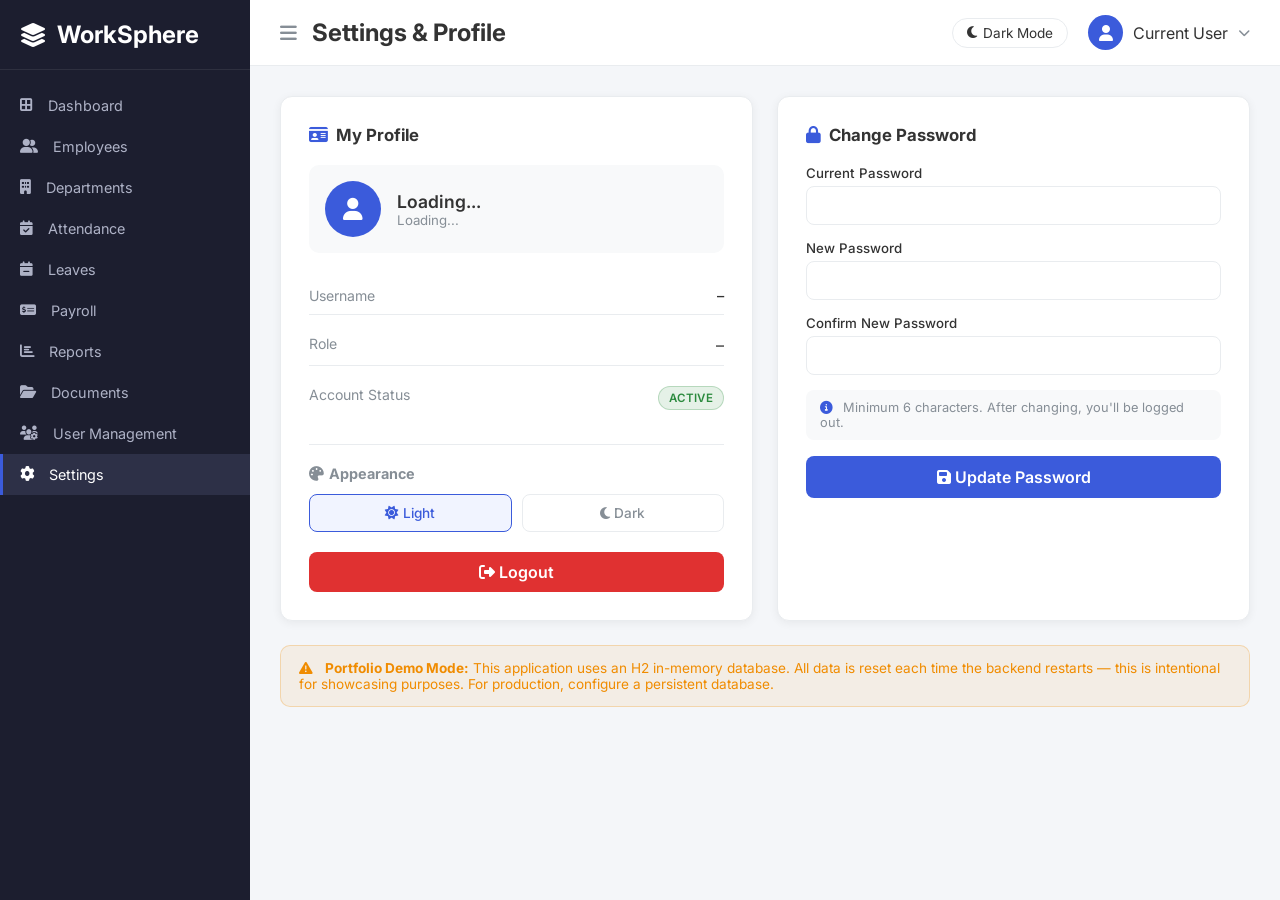
<file: frontend/worksphere-frontend/settings.html>
<!DOCTYPE html>
<html lang="en">
<head>
    <meta charset="UTF-8">
    <meta name="viewport" content="width=device-width, initial-scale=1.0">
    <title>WorkSphere – Settings & Profile</title>
    <link href="https://fonts.googleapis.com/css2?family=Inter:wght@300;400;500;600;700&display=swap" rel="stylesheet">
    <link rel="stylesheet" href="styles.css">
    <link rel="stylesheet" href="https://cdnjs.cloudflare.com/ajax/libs/font-awesome/6.4.0/css/all.min.css">
    <script>
        (function() {
            const t = localStorage.getItem('ws_theme') || 'light';
            document.documentElement.setAttribute('data-theme', t);
        })();
    </script>
</head>
<body>
<div class="dashboard-layout">
    <aside class="sidebar">
        <div class="sidebar-brand"><i class="fa-solid fa-layer-group"></i> WorkSphere</div>
        <nav class="sidebar-nav">
            <a href="index.html"       class="nav-item"><i class="fa-solid fa-border-all"></i> Dashboard</a>
            <a href="employees.html"   class="nav-item"><i class="fa-solid fa-user-group"></i> Employees</a>
            <a href="departments.html" class="nav-item"><i class="fa-solid fa-building"></i> Departments</a>
            <a href="attendance.html"  class="nav-item"><i class="fa-solid fa-calendar-check"></i> Attendance</a>
            <a href="leaves.html"      class="nav-item"><i class="fa-solid fa-calendar-minus"></i> Leaves</a>
            <a href="payroll.html"     class="nav-item"><i class="fa-solid fa-money-check-dollar"></i> Payroll</a>
            <a href="reports.html"     class="nav-item"><i class="fa-solid fa-chart-bar"></i> Reports</a>
            <a href="documents.html"   class="nav-item"><i class="fa-solid fa-folder-open"></i> Documents</a>
            <a href="user-management.html" class="nav-item admin-only"><i class="fa-solid fa-users-gear"></i> User Management</a>
            <a href="settings.html"    class="nav-item active"><i class="fa-solid fa-gear"></i> Settings</a>
        </nav>
    </aside>

    <div class="main-wrapper">
        <header class="top-header">
            <div class="header-title">
                <button class="menu-toggle"><i class="fa-solid fa-bars"></i></button>
                <h2>Settings & Profile</h2>
            </div>
            <div class="header-actions">
                <button class="theme-toggle-btn" onclick="toggleTheme()">
                    <i class="fa-solid fa-moon"></i><span>Dark Mode</span>
                </button>
                <div class="user-profile">
                    <div class="avatar"><i class="fa-solid fa-user"></i></div>
                    <span>Current User</span>
                    <i class="fa-solid fa-chevron-down" style="font-size:0.75rem;color:var(--text-muted)"></i>
                </div>
            </div>
        </header>

        <main class="content-area">
            <div class="settings-grid">
                <!-- Profile Card -->
                <div class="stat-card" style="padding:28px">
                    <h3 style="margin-bottom:20px;font-size:1.05rem"><i class="fa-solid fa-id-card" style="color:var(--primary-color);margin-right:8px"></i>My Profile</h3>

                    <div style="display:flex;align-items:center;gap:16px;margin-bottom:24px;padding:16px;background:var(--secondary-color);border-radius:10px">
                        <div style="width:56px;height:56px;border-radius:50%;background:var(--primary-color);display:flex;align-items:center;justify-content:center;color:white;font-size:1.4rem">
                            <i class="fa-solid fa-user"></i>
                        </div>
                        <div>
                            <div style="font-weight:600;font-size:1.1rem" id="profileUsername">Loading...</div>
                            <div style="font-size:0.83rem;color:var(--text-muted)" id="profileRole">Loading...</div>
                        </div>
                    </div>

                    <div style="display:flex;flex-direction:column;gap:10px;margin-bottom:24px">
                        <div style="display:flex;justify-content:space-between;padding:10px 0;border-bottom:1px solid var(--border-color)">
                            <span style="color:var(--text-muted);font-size:0.88rem">Username</span>
                            <span id="profileUsernameFull" style="font-weight:500;font-size:0.9rem">–</span>
                        </div>
                        <div style="display:flex;justify-content:space-between;padding:10px 0;border-bottom:1px solid var(--border-color)">
                            <span style="color:var(--text-muted);font-size:0.88rem">Role</span>
                            <span id="profileRoleBadge">–</span>
                        </div>
                        <div style="display:flex;justify-content:space-between;padding:10px 0">
                            <span style="color:var(--text-muted);font-size:0.88rem">Account Status</span>
                            <span class="badge badge-success">Active</span>
                        </div>
                    </div>

                    <!-- Theme Section -->
                    <div style="border-top:1px solid var(--border-color);padding-top:20px;margin-bottom:20px">
                        <h4 style="font-size:0.9rem;margin-bottom:12px;color:var(--text-muted)"><i class="fa-solid fa-palette" style="margin-right:6px"></i>Appearance</h4>
                        <div style="display:flex;gap:10px">
                            <button onclick="setTheme('light')" id="lightThemeBtn" class="btn-secondary" style="flex:1;padding:10px;font-size:0.85rem">
                                <i class="fa-solid fa-sun"></i> Light
                            </button>
                            <button onclick="setTheme('dark')" id="darkThemeBtn" class="btn-secondary" style="flex:1;padding:10px;font-size:0.85rem">
                                <i class="fa-solid fa-moon"></i> Dark
                            </button>
                        </div>
                    </div>

                    <button class="btn-primary" onclick="logout()" style="background:var(--danger);border:none;padding:10px 16px;width:100%;border-radius:8px;cursor:pointer;color:white;font-weight:600">
                        <i class="fa-solid fa-right-from-bracket"></i> Logout
                    </button>
                </div>

                <!-- Change Password Card -->
                <div class="stat-card" style="padding:28px">
                    <h3 style="margin-bottom:20px;font-size:1.05rem"><i class="fa-solid fa-lock" style="color:var(--primary-color);margin-right:8px"></i>Change Password</h3>

                    <div id="pwdSuccess" class="error-msg" style="display:none;background:rgba(43,138,62,0.1);color:var(--success);border-color:rgba(43,138,62,0.2)"></div>
                    <div id="pwdError" class="error-msg" style="display:none"></div>

                    <form id="passwordForm">
                        <div class="form-row">
                            <div class="input-group-modal" style="width:100%">
                                <label>Current Password</label>
                                <input type="password" id="currentPassword" required autocomplete="current-password">
                            </div>
                        </div>
                        <div class="form-row">
                            <div class="input-group-modal" style="width:100%">
                                <label>New Password</label>
                                <input type="password" id="newPassword" required minlength="6" autocomplete="new-password">
                            </div>
                        </div>
                        <div class="form-row">
                            <div class="input-group-modal" style="width:100%">
                                <label>Confirm New Password</label>
                                <input type="password" id="confirmPassword" required minlength="6" autocomplete="new-password">
                            </div>
                        </div>

                        <div style="margin-top:6px;padding:10px 14px;background:var(--secondary-color);border-radius:8px;font-size:0.8rem;color:var(--text-muted);margin-bottom:16px">
                            <i class="fa-solid fa-circle-info" style="margin-right:6px;color:var(--primary-color)"></i>
                            Minimum 6 characters. After changing, you'll be logged out.
                        </div>

                        <button type="submit" class="btn-primary" id="updatePwdBtn" style="padding:11px;border:none;cursor:pointer">
                            <i class="fa-solid fa-floppy-disk"></i> Update Password
                        </button>
                    </form>
                </div>
            </div>

            <!-- H2 Demo Notice -->
            <div style="margin-top:24px;padding:14px 18px;background:rgba(240,140,0,0.08);border:1px solid rgba(240,140,0,0.25);border-radius:10px;font-size:0.85rem;color:var(--warning)">
                <i class="fa-solid fa-triangle-exclamation" style="margin-right:8px"></i>
                <strong>Portfolio Demo Mode:</strong> This application uses an H2 in-memory database.
                All data is reset each time the backend restarts — this is intentional for showcasing purposes.
                For production, configure a persistent database.
            </div>
        </main>
    </div>
</div>

<div id="toast" class="toast">Done</div>

<script src="script.js"></script>
<script src="settings.js"></script>
</body>
</html>
</file>
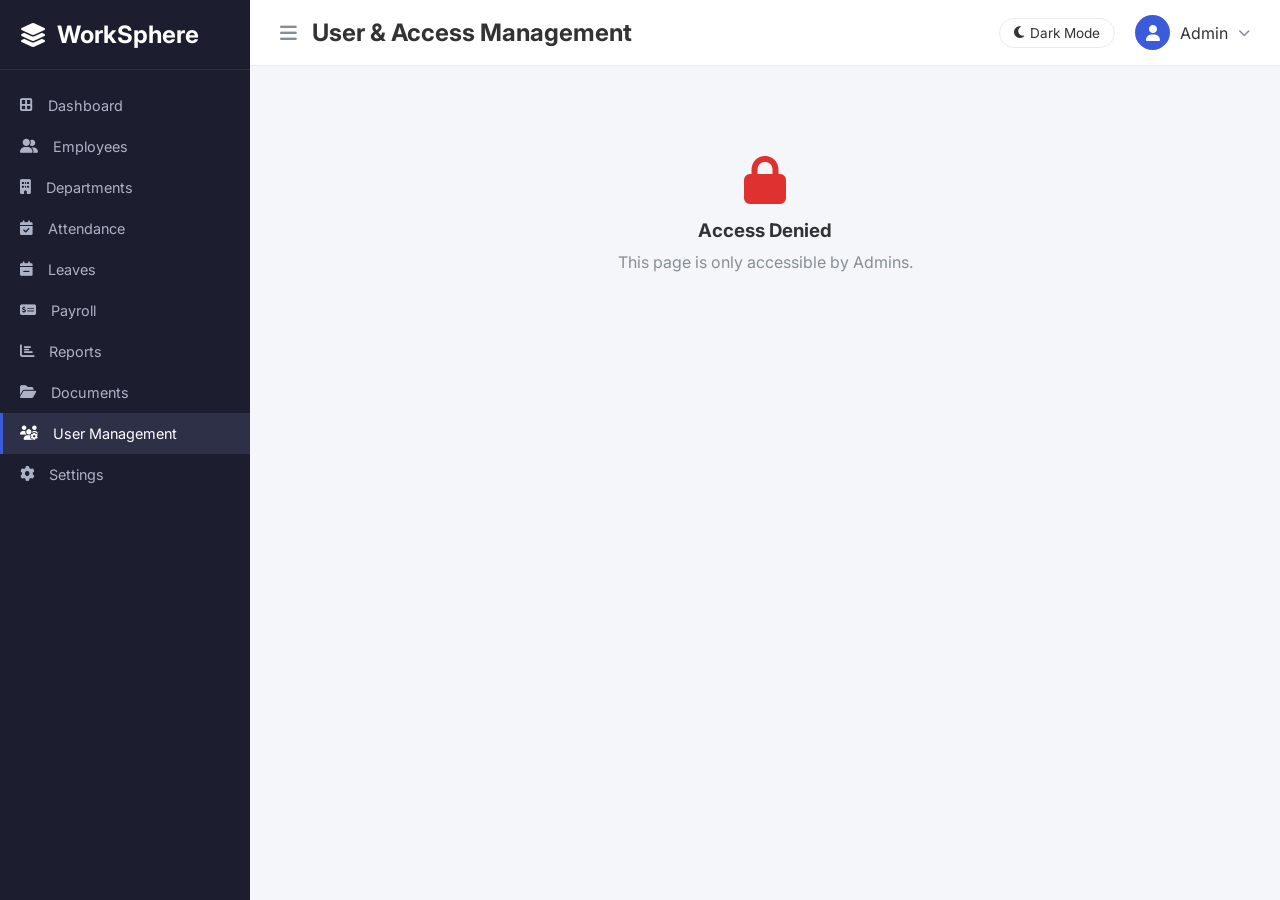
<file: frontend/worksphere-frontend/user-management.html>
<!DOCTYPE html>
<html lang="en">
<head>
    <meta charset="UTF-8">
    <meta name="viewport" content="width=device-width, initial-scale=1.0">
    <title>WorkSphere – User Management</title>
    <link href="https://fonts.googleapis.com/css2?family=Inter:wght@300;400;500;600;700&display=swap" rel="stylesheet">
    <link rel="stylesheet" href="styles.css">
    <link rel="stylesheet" href="https://cdnjs.cloudflare.com/ajax/libs/font-awesome/6.4.0/css/all.min.css">
    <script>
        (function() {
            const t = localStorage.getItem('ws_theme') || 'light';
            document.documentElement.setAttribute('data-theme', t);
        })();
    </script>
</head>
<body>
    <div class="dashboard-layout">
        <aside class="sidebar">
            <div class="sidebar-brand"><i class="fa-solid fa-layer-group"></i> WorkSphere</div>
            <nav class="sidebar-nav">
                <a href="index.html"       class="nav-item"><i class="fa-solid fa-border-all"></i> Dashboard</a>
                <a href="employees.html"   class="nav-item"><i class="fa-solid fa-user-group"></i> Employees</a>
                <a href="departments.html" class="nav-item"><i class="fa-solid fa-building"></i> Departments</a>
                <a href="attendance.html"  class="nav-item"><i class="fa-solid fa-calendar-check"></i> Attendance</a>
                <a href="leaves.html"      class="nav-item"><i class="fa-solid fa-calendar-minus"></i> Leaves</a>
                <a href="payroll.html"     class="nav-item"><i class="fa-solid fa-money-check-dollar"></i> Payroll</a>
                <a href="reports.html"     class="nav-item"><i class="fa-solid fa-chart-bar"></i> Reports</a>
                <a href="documents.html"   class="nav-item"><i class="fa-solid fa-folder-open"></i> Documents</a>
                <a href="user-management.html" class="nav-item active admin-only"><i class="fa-solid fa-users-gear"></i> User Management</a>
                <a href="settings.html"    class="nav-item"><i class="fa-solid fa-gear"></i> Settings</a>
            </nav>
        </aside>

        <div class="main-wrapper">
            <header class="top-header">
                <div class="header-title">
                    <button class="menu-toggle"><i class="fa-solid fa-bars"></i></button>
                    <h2>User & Access Management</h2>
                </div>
                <div class="header-actions">
                    <button class="theme-toggle-btn" onclick="toggleTheme()">
                        <i class="fa-solid fa-moon"></i><span>Dark Mode</span>
                    </button>
                    <div class="user-profile">
                        <div class="avatar"><i class="fa-solid fa-user"></i></div>
                        <span>Admin</span>
                        <i class="fa-solid fa-chevron-down" style="font-size:0.75rem;color:var(--text-muted)"></i>
                    </div>
                </div>
            </header>

            <main class="content-area">
                <div id="accessDenied" style="display:none;text-align:center;padding:60px">
                    <i class="fa-solid fa-lock" style="font-size:3rem;color:var(--danger);margin-bottom:15px;display:block"></i>
                    <h3>Access Denied</h3>
                    <p style="color:var(--text-muted);margin-top:10px">This page is only accessible by Admins.</p>
                </div>

                <div id="mainContent">
                    <!-- Tab Bar -->
                    <div style="display:flex;gap:4px;margin-bottom:24px;border-bottom:2px solid var(--border-color)">
                        <button class="tab-btn active" onclick="switchTab('sub-admins')">
                            <i class="fa-solid fa-user-shield"></i> Sub-Admins
                        </button>
                        <button class="tab-btn" onclick="switchTab('employees')">
                            <i class="fa-solid fa-user-lock"></i> Employee Accounts
                        </button>
                    </div>

                    <!-- Sub-Admin Tab -->
                    <div id="tab-sub-admins">
                        <div class="page-header-actions" style="margin-bottom:20px">
                            <h3>Sub-Admin Accounts</h3>
                            <button class="btn-primary" onclick="openSubAdminModal()" style="width:auto;padding:10px 18px">
                                <i class="fa-solid fa-plus"></i> Create Sub-Admin
                            </button>
                        </div>
                        <div id="subAdminList"><p style="color:var(--text-muted)">Loading...</p></div>
                    </div>

                    <!-- Employee Account Tab -->
                    <div id="tab-employees" style="display:none">
                        <div class="page-header-actions" style="margin-bottom:20px">
                            <h3>Employee Login Access</h3>
                        </div>
                        <p style="color:var(--text-muted);margin-bottom:16px;font-size:0.9rem">
                            Enable login for an employee. Their username will be <strong>EMP###</strong> and
                            their initial password will be their hire date in <strong>YYYY-MM-DD</strong> format.
                            They must change it on first login.
                        </p>
                        <div id="employeeAccountList"><p style="color:var(--text-muted)">Loading...</p></div>
                    </div>
                </div>
            </main>
        </div>
    </div>

    <!-- Create Sub-Admin Modal -->
    <div id="subAdminModal" class="modal">
        <div class="modal-content">
            <div class="modal-header">
                <h2>Create Sub-Admin</h2>
                <span class="close-btn" onclick="closeSubAdminModal()">&times;</span>
            </div>
            <form id="subAdminForm">
                <div class="modal-body" style="padding:20px 24px">
                    <div id="subAdminError" class="error-msg" style="display:none"></div>
                    <div class="form-row">
                        <div class="input-group-modal">
                            <label>Username</label>
                            <input type="text" id="saUsername" required placeholder="e.g. john.manager">
                        </div>
                    </div>
                    <div class="form-row">
                        <div class="input-group-modal">
                            <label>Initial Password</label>
                            <input type="password" id="saPassword" required minlength="6" placeholder="Min 6 characters">
                        </div>
                    </div>
                    <div class="form-row">
                        <div class="input-group-modal">
                            <label>Allowed Modules (comma-separated)</label>
                            <input type="text" id="saModules" placeholder="Dashboard,Employees,Attendance,Leaves,Documents">
                        </div>
                    </div>
                    <p style="font-size:0.8rem;color:var(--text-muted);margin-top:4px">
                        Available: Dashboard, Employees, Departments, Attendance, Leaves, Payroll, Reports, Documents
                    </p>
                    <div class="modal-footer">
                        <button type="button" class="btn-secondary" onclick="closeSubAdminModal()">Cancel</button>
                        <button type="submit" class="btn-primary" id="createSaBtn">Create Account</button>
                    </div>
                </div>
            </form>
        </div>
    </div>

    <!-- Module Permissions Modal -->
    <div id="modulesModal" class="modal">
        <div class="modal-content">
            <div class="modal-header">
                <h2>Edit Permissions</h2>
                <span class="close-btn" onclick="closeModulesModal()">&times;</span>
            </div>
            <div class="modal-body" style="padding:20px 24px">
                <input type="hidden" id="editUserId">
                <p id="editingUsername" style="margin-bottom:12px;font-weight:600;color:var(--text-main)"></p>
                <p style="font-size:0.85rem;color:var(--text-muted);margin-bottom:16px">Select the modules this sub-admin can access:</p>
                <div class="module-checkboxes" id="moduleCheckboxes"></div>
                <div class="modal-footer">
                    <button type="button" class="btn-secondary" onclick="closeModulesModal()">Cancel</button>
                    <button type="button" class="btn-primary" onclick="saveModules()">Save Permissions</button>
                </div>
            </div>
        </div>
    </div>

    <div id="toast" class="toast">Done</div>

    <style>
        .tab-btn {
            padding: 10px 20px;
            border: none;
            background: none;
            color: var(--text-muted);
            cursor: pointer;
            font-size: 0.9rem;
            font-weight: 500;
            border-bottom: 3px solid transparent;
            margin-bottom: -2px;
            transition: all 0.2s;
            display: flex;
            align-items: center;
            gap: 6px;
        }
        .tab-btn.active {
            color: var(--primary-color);
            border-bottom-color: var(--primary-color);
        }
        .tab-btn:hover { color: var(--primary-color); }
    </style>

    <script src="script.js"></script>
    <script src="user-management.js"></script>
</body>
</html>
</file>
<file: frontend/worksphere-frontend/styles.css>
/* =============================================
   WorkSphere ERP – Global Stylesheet
   Supports: Light Mode (default) + Dark Mode
   ============================================= */

/* ---- Theme Variables ---- */
:root {
    /* Light Mode (default) */
    --primary-color: #3b5bdb;
    --primary-hover: #364fc7;
    --secondary-color: #f8f9fa;
    --sidebar-bg: #1c1e2f;
    --sidebar-hover: #2d3047;
    --sidebar-text: #aeb2c6;
    --text-main: #333333;
    --text-muted: #868e96;
    --border-color: #e9ecef;
    --success: #2b8a3e;
    --danger: #e03131;
    --warning: #f08c00;
    --bg-color: #f4f6f9;
    --card-bg: #ffffff;
    --header-bg: #ffffff;
    --input-bg: #ffffff;
    --table-header-bg: #f8f9fa;
    --modal-bg: #ffffff;
    --modal-overlay: rgba(0, 0, 0, 0.5);
    --shadow: 0 2px 10px rgba(0,0,0,0.06);
    --shadow-lg: 0 10px 30px rgba(0,0,0,0.15);
}

/* Dark Mode */
[data-theme="dark"] {
    --primary-color: #4c6ef5;
    --primary-hover: #5c7cfa;
    --secondary-color: #2c2e3e;
    --sidebar-bg: #141520;
    --sidebar-hover: #1e2032;
    --sidebar-text: #8c91b0;
    --text-main: #e8eaf0;
    --text-muted: #6e7290;
    --border-color: #2c2e3e;
    --success: #37b24d;
    --danger: #f03e3e;
    --warning: #f59f00;
    --bg-color: #1a1b2e;
    --card-bg: #23253a;
    --header-bg: #1e2035;
    --input-bg: #2c2e42;
    --table-header-bg: #1e2035;
    --modal-bg: #23253a;
    --modal-overlay: rgba(0, 0, 0, 0.7);
    --shadow: 0 2px 10px rgba(0,0,0,0.3);
    --shadow-lg: 0 10px 30px rgba(0,0,0,0.5);
}

/* ---- Theme Flash Prevention ---- */
html {
    background-color: var(--bg-color);
}

/* ---- Resets ---- */
* {
    margin: 0;
    padding: 0;
    box-sizing: border-box;
    font-family: 'Inter', sans-serif;
}

body {
    background-color: var(--bg-color);
    color: var(--text-main);
    transition: background-color 0.25s ease, color 0.25s ease;
}

a { text-decoration: none; }

/* ---- Login Page ---- */
.login-body {
    display: flex;
    justify-content: center;
    align-items: center;
    min-height: 100vh;
    background-color: var(--bg-color);
}

.login-container {
    display: flex;
    width: 900px;
    min-height: 550px;
    background: var(--card-bg);
    border-radius: 20px;
    box-shadow: var(--shadow-lg);
    overflow: hidden;
}

.login-form-section {
    flex: 1;
    padding: 3rem;
    display: flex;
    flex-direction: column;
    justify-content: center;
    background: var(--card-bg);
}

.login-header h2 {
    color: var(--primary-color);
    font-size: 1.5rem;
    margin-bottom: 0.5rem;
}

.login-header p {
    color: var(--text-muted);
    margin-bottom: 2rem;
}

.input-group {
    position: relative;
    margin-bottom: 1.5rem;
}

.input-group i {
    position: absolute;
    left: 15px;
    top: 50%;
    transform: translateY(-50%);
    color: var(--text-muted);
}

.input-group input {
    width: 100%;
    padding: 12px 15px 12px 40px;
    border: 1px solid var(--border-color);
    border-radius: 8px;
    font-size: 1rem;
    outline: none;
    background: var(--input-bg);
    color: var(--text-main);
    transition: all 0.3s;
}

.input-group input:focus {
    border-color: var(--primary-color);
    box-shadow: 0 0 0 3px rgba(59, 91, 219, 0.15);
}

.login-options {
    display: flex;
    justify-content: space-between;
    font-size: 0.9rem;
    margin-bottom: 2rem;
}

.login-options a { color: var(--primary-color); }

.btn-primary {
    width: 100%;
    padding: 12px;
    background-color: var(--primary-color);
    color: white;
    border: none;
    border-radius: 8px;
    font-size: 1rem;
    font-weight: 600;
    cursor: pointer;
    transition: background 0.3s, transform 0.1s;
}

.btn-primary:hover { background-color: var(--primary-hover); }
.btn-primary:active { transform: scale(0.98); }

.login-footer {
    margin-top: 2rem;
    font-size: 0.8rem;
    color: var(--text-muted);
    text-align: center;
}

.login-image-section {
    flex: 1;
    background: var(--sidebar-bg);
    display: flex;
    justify-content: center;
    align-items: center;
    color: white;
    padding: 2rem;
}

.illustration-placeholder { text-align: center; }
.illustration-icon { font-size: 5rem; margin-bottom: 1rem; color: var(--primary-color); }

/* ---- Dashboard Layout ---- */
.dashboard-layout {
    display: flex;
    min-height: 100vh;
}

.sidebar {
    width: 250px;
    background-color: var(--sidebar-bg);
    color: white;
    display: flex;
    flex-direction: column;
    position: sticky;
    top: 0;
    height: 100vh;
    overflow-y: auto;
}

.sidebar-brand {
    padding: 20px;
    font-size: 1.5rem;
    font-weight: 700;
    border-bottom: 1px solid rgba(255,255,255,0.08);
    display: flex;
    align-items: center;
    gap: 10px;
}

.sidebar-nav {
    padding: 15px 0;
    flex: 1;
}

.nav-item {
    display: flex;
    align-items: center;
    padding: 12px 20px;
    color: var(--sidebar-text);
    text-decoration: none;
    gap: 15px;
    transition: all 0.2s;
    font-size: 0.9rem;
}

.nav-item:hover, .nav-item.active {
    background-color: var(--sidebar-hover);
    color: white;
    border-left: 3px solid var(--primary-color);
    padding-left: 17px;
}

.main-wrapper {
    flex: 1;
    display: flex;
    flex-direction: column;
    overflow-x: hidden;
    min-width: 0;
}

/* ---- Header ---- */
.top-header {
    background: var(--header-bg);
    padding: 15px 30px;
    display: flex;
    justify-content: space-between;
    align-items: center;
    border-bottom: 1px solid var(--border-color);
    position: sticky;
    top: 0;
    z-index: 100;
    transition: background 0.25s;
}

.header-title {
    display: flex;
    align-items: center;
    gap: 15px;
}

.menu-toggle {
    background: none;
    border: none;
    font-size: 1.2rem;
    cursor: pointer;
    color: var(--text-muted);
}

.header-actions {
    display: flex;
    align-items: center;
    gap: 20px;
}

/* Theme Toggle Button in header */
.theme-toggle-btn {
    background: none;
    border: 1px solid var(--border-color);
    border-radius: 20px;
    padding: 6px 14px;
    cursor: pointer;
    color: var(--text-main);
    font-size: 0.85rem;
    display: flex;
    align-items: center;
    gap: 6px;
    transition: all 0.2s;
}

.theme-toggle-btn:hover {
    background: var(--secondary-color);
    border-color: var(--primary-color);
    color: var(--primary-color);
}

.search-bar { position: relative; }

.search-bar i {
    position: absolute;
    left: 10px;
    top: 50%;
    transform: translateY(-50%);
    color: var(--text-muted);
}

.search-bar input {
    padding: 8px 15px 8px 35px;
    border: 1px solid var(--border-color);
    border-radius: 20px;
    outline: none;
    background: var(--secondary-color);
    color: var(--text-main);
}

.user-profile {
    display: flex;
    align-items: center;
    gap: 10px;
    cursor: pointer;
    position: relative;
}

.avatar {
    width: 35px;
    height: 35px;
    border-radius: 50%;
    background-color: var(--primary-color);
    color: white;
    display: flex;
    justify-content: center;
    align-items: center;
}

/* ---- Content Area ---- */
.content-area {
    padding: 30px;
    flex: 1;
}

/* ---- Dashboard Stats ---- */
.stats-grid {
    display: grid;
    grid-template-columns: repeat(4, 1fr);
    gap: 20px;
    margin-bottom: 30px;
}

.stat-card {
    background: var(--card-bg);
    padding: 20px;
    border-radius: 12px;
    box-shadow: var(--shadow);
    border: 1px solid var(--border-color);
    transition: background 0.25s, border-color 0.25s;
}

.stat-info h3 {
    font-size: 0.9rem;
    color: var(--text-muted);
    margin-bottom: 10px;
    font-weight: 500;
}

.stat-value {
    font-size: 2rem;
    font-weight: 700;
    margin-bottom: 5px;
}

.stat-subtext {
    font-size: 0.8rem;
    color: var(--text-muted);
}

.text-success { color: var(--success) !important; }
.text-danger  { color: var(--danger) !important; }
.text-muted   { color: var(--text-muted); }

.dashboard-charts {
    display: grid;
    grid-template-columns: 2fr 1fr;
    gap: 20px;
}

.chart-container, .activities-container {
    background: var(--card-bg);
    padding: 20px;
    border-radius: 12px;
    box-shadow: var(--shadow);
    border: 1px solid var(--border-color);
    transition: background 0.25s;
}

.chart-placeholder {
    min-height: 200px;
    display: flex;
    justify-content: center;
    align-items: center;
    background: var(--secondary-color);
    border-radius: 8px;
    margin-top: 15px;
}

.activities-header {
    display: flex;
    justify-content: space-between;
    align-items: center;
    margin-bottom: 15px;
}

.activities-header a { font-size: 0.8rem; color: var(--primary-color); }

.activity-item {
    display: flex;
    align-items: flex-start;
    gap: 12px;
    padding: 12px 0;
    border-bottom: 1px solid var(--border-color);
}

.activity-item:last-child { border-bottom: none; }

.activity-icon {
    width: 32px;
    height: 32px;
    border-radius: 50%;
    background: rgba(75, 110, 245, 0.12);
    color: var(--primary-color);
    display: flex;
    justify-content: center;
    align-items: center;
    font-size: 0.8rem;
    flex-shrink: 0;
}

.activity-details p { font-size: 0.88rem; margin: 0; color: var(--text-main); }
.activity-time { margin-left: auto; font-size: 0.75rem; color: var(--text-muted); white-space: nowrap; }

/* ---- Tables ---- */
.page-header-actions {
    display: flex;
    justify-content: space-between;
    align-items: center;
    margin-bottom: 20px;
}

.table-container {
    background: var(--card-bg);
    border-radius: 12px;
    box-shadow: var(--shadow);
    border: 1px solid var(--border-color);
    overflow: hidden;
    transition: background 0.25s;
}

.data-table {
    width: 100%;
    border-collapse: collapse;
}

.data-table th {
    background-color: var(--table-header-bg);
    padding: 14px 18px;
    text-align: left;
    font-weight: 600;
    font-size: 0.82rem;
    color: var(--text-muted);
    border-bottom: 1px solid var(--border-color);
    white-space: nowrap;
}

.data-table td {
    padding: 14px 18px;
    border-bottom: 1px solid var(--border-color);
    font-size: 0.88rem;
    vertical-align: middle;
    color: var(--text-main);
}

.data-table tr:last-child td { border-bottom: none; }
.data-table tr:hover { background-color: rgba(75, 110, 245, 0.04); }

.emp-name-cell {
    display: flex;
    align-items: center;
    gap: 12px;
    font-weight: 500;
}

.emp-avatar {
    width: 35px;
    height: 35px;
    border-radius: 50%;
    background-color: rgba(59, 91, 219, 0.12);
    color: var(--primary-color);
    display: flex;
    justify-content: center;
    align-items: center;
    font-size: 0.78rem;
    font-weight: 700;
    flex-shrink: 0;
}

.action-btn {
    background: none;
    border: none;
    cursor: pointer;
    padding: 6px;
    border-radius: 4px;
    transition: background 0.2s;
    font-size: 1rem;
}

.action-btn.edit-btn   { color: #1971c2; }
.action-btn.edit-btn:hover   { background-color: rgba(25, 113, 194, 0.1); }
.action-btn.delete-btn { color: var(--danger); }
.action-btn.delete-btn:hover { background-color: rgba(224, 49, 49, 0.1); }

/* ---- Modals ---- */
.modal {
    display: none;
    position: fixed;
    z-index: 1000;
    left: 0; top: 0;
    width: 100%; height: 100%;
    background-color: var(--modal-overlay);
    justify-content: center;
    align-items: center;
}

.modal-content {
    background-color: var(--modal-bg);
    width: 520px;
    max-width: 95vw;
    border-radius: 14px;
    box-shadow: var(--shadow-lg);
    overflow: hidden;
    animation: modalSlideIn 0.25s ease;
    border: 1px solid var(--border-color);
}

@keyframes modalSlideIn {
    from { transform: translateY(-20px); opacity: 0; }
    to   { transform: translateY(0);     opacity: 1; }
}

.modal-header {
    display: flex;
    justify-content: space-between;
    align-items: center;
    padding: 18px 24px;
    border-bottom: 1px solid var(--border-color);
    background: var(--modal-bg);
}

.modal-header h2, .modal-header h3 {
    font-size: 1.1rem;
    color: var(--primary-color);
    font-weight: 600;
}

.close-btn, .close-modal {
    font-size: 1.5rem;
    cursor: pointer;
    color: var(--text-muted);
    line-height: 1;
}

.close-btn:hover, .close-modal:hover { color: var(--text-main); }

#addEmployeeForm { padding: 20px 24px; }

.form-row {
    display: flex;
    gap: 15px;
    margin-bottom: 15px;
}

.input-group-modal {
    flex: 1;
    display: flex;
    flex-direction: column;
}

.input-group-modal label {
    font-size: 0.83rem;
    margin-bottom: 5px;
    color: var(--text-main);
    font-weight: 500;
}

.input-group-modal input,
.input-group-modal select,
.input-group-modal textarea {
    padding: 10px 12px;
    border: 1px solid var(--border-color);
    border-radius: 8px;
    font-size: 0.9rem;
    outline: none;
    background: var(--input-bg);
    color: var(--text-main);
    transition: border-color 0.2s, background 0.25s;
    width: 100%;
    box-sizing: border-box;
}

.input-group-modal input:focus,
.input-group-modal select,
.input-group-modal textarea:focus {
    border-color: var(--primary-color);
    box-shadow: 0 0 0 3px rgba(75, 110, 245, 0.12);
}

.input-group-modal select {
    appearance: none;
    background-image: url("data:image/svg+xml,%3Csvg xmlns='http://www.w3.org/2000/svg' width='12' height='12' viewBox='0 0 12 12'%3E%3Cpath fill='%23868e96' d='M6 8L1 3h10z'/%3E%3C/svg%3E");
    background-repeat: no-repeat;
    background-position: right 12px center;
    padding-right: 32px;
}

.modal-footer {
    display: flex;
    justify-content: flex-end;
    gap: 10px;
    margin-top: 20px;
    padding-top: 15px;
    border-top: 1px solid var(--border-color);
}

.btn-secondary {
    padding: 10px 18px;
    background-color: var(--card-bg);
    color: var(--text-main);
    border: 1px solid var(--border-color);
    border-radius: 8px;
    cursor: pointer;
    font-weight: 500;
    transition: background 0.2s;
}

.btn-secondary:hover { background-color: var(--secondary-color); }

/* ---- Toast Notifications ---- */
.toast {
    visibility: hidden;
    min-width: 260px;
    background-color: var(--success);
    color: white;
    text-align: center;
    border-radius: 8px;
    padding: 14px 20px;
    position: fixed;
    z-index: 2000;
    right: 30px;
    bottom: 30px;
    font-size: 0.9rem;
    box-shadow: var(--shadow-lg);
}

.toast.show {
    visibility: visible;
    animation: fadein 0.4s, fadeout 0.5s 2.5s;
}

@keyframes fadein  { from { bottom: 0; opacity: 0; } to { bottom: 30px; opacity: 1; } }
@keyframes fadeout { from { bottom: 30px; opacity: 1; } to { bottom: 0; opacity: 0; } }

/* ---- Error Message ---- */
.error-msg {
    background-color: rgba(224, 49, 49, 0.08);
    color: var(--danger);
    padding: 10px 14px;
    border-radius: 8px;
    margin-bottom: 15px;
    font-size: 0.85rem;
    border: 1px solid rgba(224, 49, 49, 0.2);
}

/* ---- Status Badges ---- */
.badge {
    padding: 4px 10px;
    border-radius: 12px;
    font-size: 0.72rem;
    font-weight: 600;
    text-transform: uppercase;
    display: inline-block;
    letter-spacing: 0.3px;
}

.badge-success {
    background-color: rgba(43, 138, 62, 0.12);
    color: var(--success);
    border: 1px solid rgba(43, 138, 62, 0.25);
}

.badge-warning {
    background-color: rgba(240, 140, 0, 0.12);
    color: var(--warning);
    border: 1px solid rgba(240, 140, 0, 0.25);
}

.badge-danger {
    background-color: rgba(224, 49, 49, 0.12);
    color: var(--danger);
    border: 1px solid rgba(224, 49, 49, 0.25);
}

.badge-primary {
    background-color: rgba(75, 110, 245, 0.12);
    color: var(--primary-color);
    border: 1px solid rgba(75, 110, 245, 0.25);
}

/* ---- Payroll Specific ---- */
.payroll-summary-cards {
    display: grid;
    grid-template-columns: repeat(3, 1fr);
    gap: 16px;
    margin-bottom: 24px;
}

/* ---- User Management ---- */
.user-access-card {
    background: var(--card-bg);
    border: 1px solid var(--border-color);
    border-radius: 12px;
    padding: 20px 24px;
    margin-bottom: 20px;
    box-shadow: var(--shadow);
}

.user-access-card h4 {
    font-size: 1rem;
    font-weight: 600;
    margin-bottom: 4px;
    color: var(--text-main);
}

.user-access-card .role-badge {
    font-size: 0.75rem;
    padding: 3px 8px;
    border-radius: 8px;
}

.module-checkboxes {
    display: flex;
    flex-wrap: wrap;
    gap: 10px;
    margin-top: 12px;
}

.module-checkbox-item {
    display: flex;
    align-items: center;
    gap: 6px;
    font-size: 0.85rem;
    color: var(--text-main);
}

.module-checkbox-item input[type="checkbox"] {
    accent-color: var(--primary-color);
    width: 15px;
    height: 15px;
}

/* ---- Settings Layout ---- */
.settings-grid {
    display: grid;
    grid-template-columns: 1fr 1fr;
    gap: 24px;
}

/* ---- Dark Mode in Select elements ---- */
[data-theme="dark"] select option {
    background: var(--input-bg);
    color: var(--text-main);
}

/* ---- Responsive ---- */
@media (max-width: 1024px) {
    .stats-grid { grid-template-columns: repeat(2, 1fr); }
    .dashboard-charts { grid-template-columns: 1fr; }
    .settings-grid { grid-template-columns: 1fr; }
    .payroll-summary-cards { grid-template-columns: 1fr; }
}

@media (max-width: 768px) {
    .sidebar {
        position: fixed;
        z-index: 500;
        transform: translateX(-100%);
        transition: transform 0.3s ease;
        height: 100vh;
    }
    .sidebar.open { transform: translateX(0); }
    .stats-grid { grid-template-columns: 1fr; }
    .form-row { flex-direction: column; }
    .login-container { flex-direction: column; width: 95%; height: auto; }
    .login-image-section { display: none; }
    .content-area { padding: 20px 15px; }
}

/* Prevent scrollbar flash on theme change */
* { transition: background-color 0.25s ease, border-color 0.25s ease, color 0.2s ease; }
/* But don't add transition to elements that shouldn't have it */
.toast, .toast.show, .modal, .badge, .action-btn { transition: none; }
</file>
